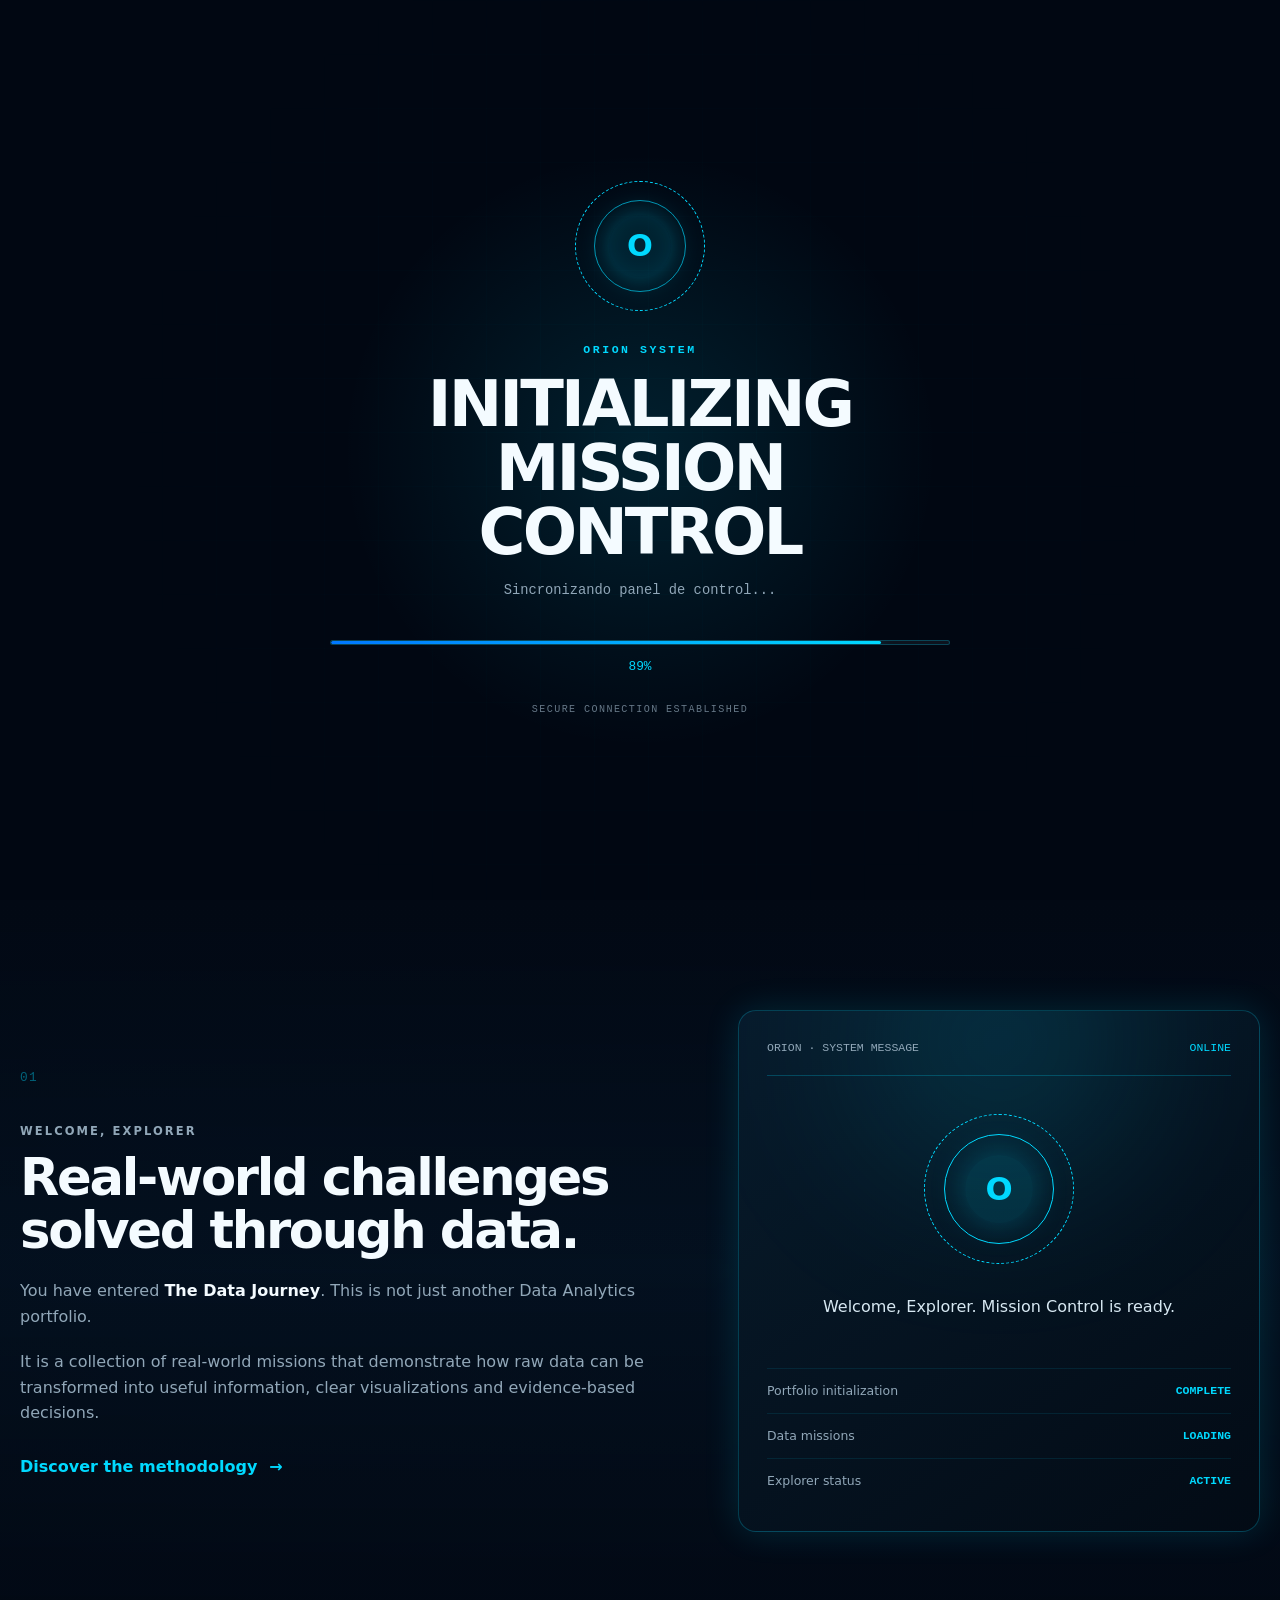
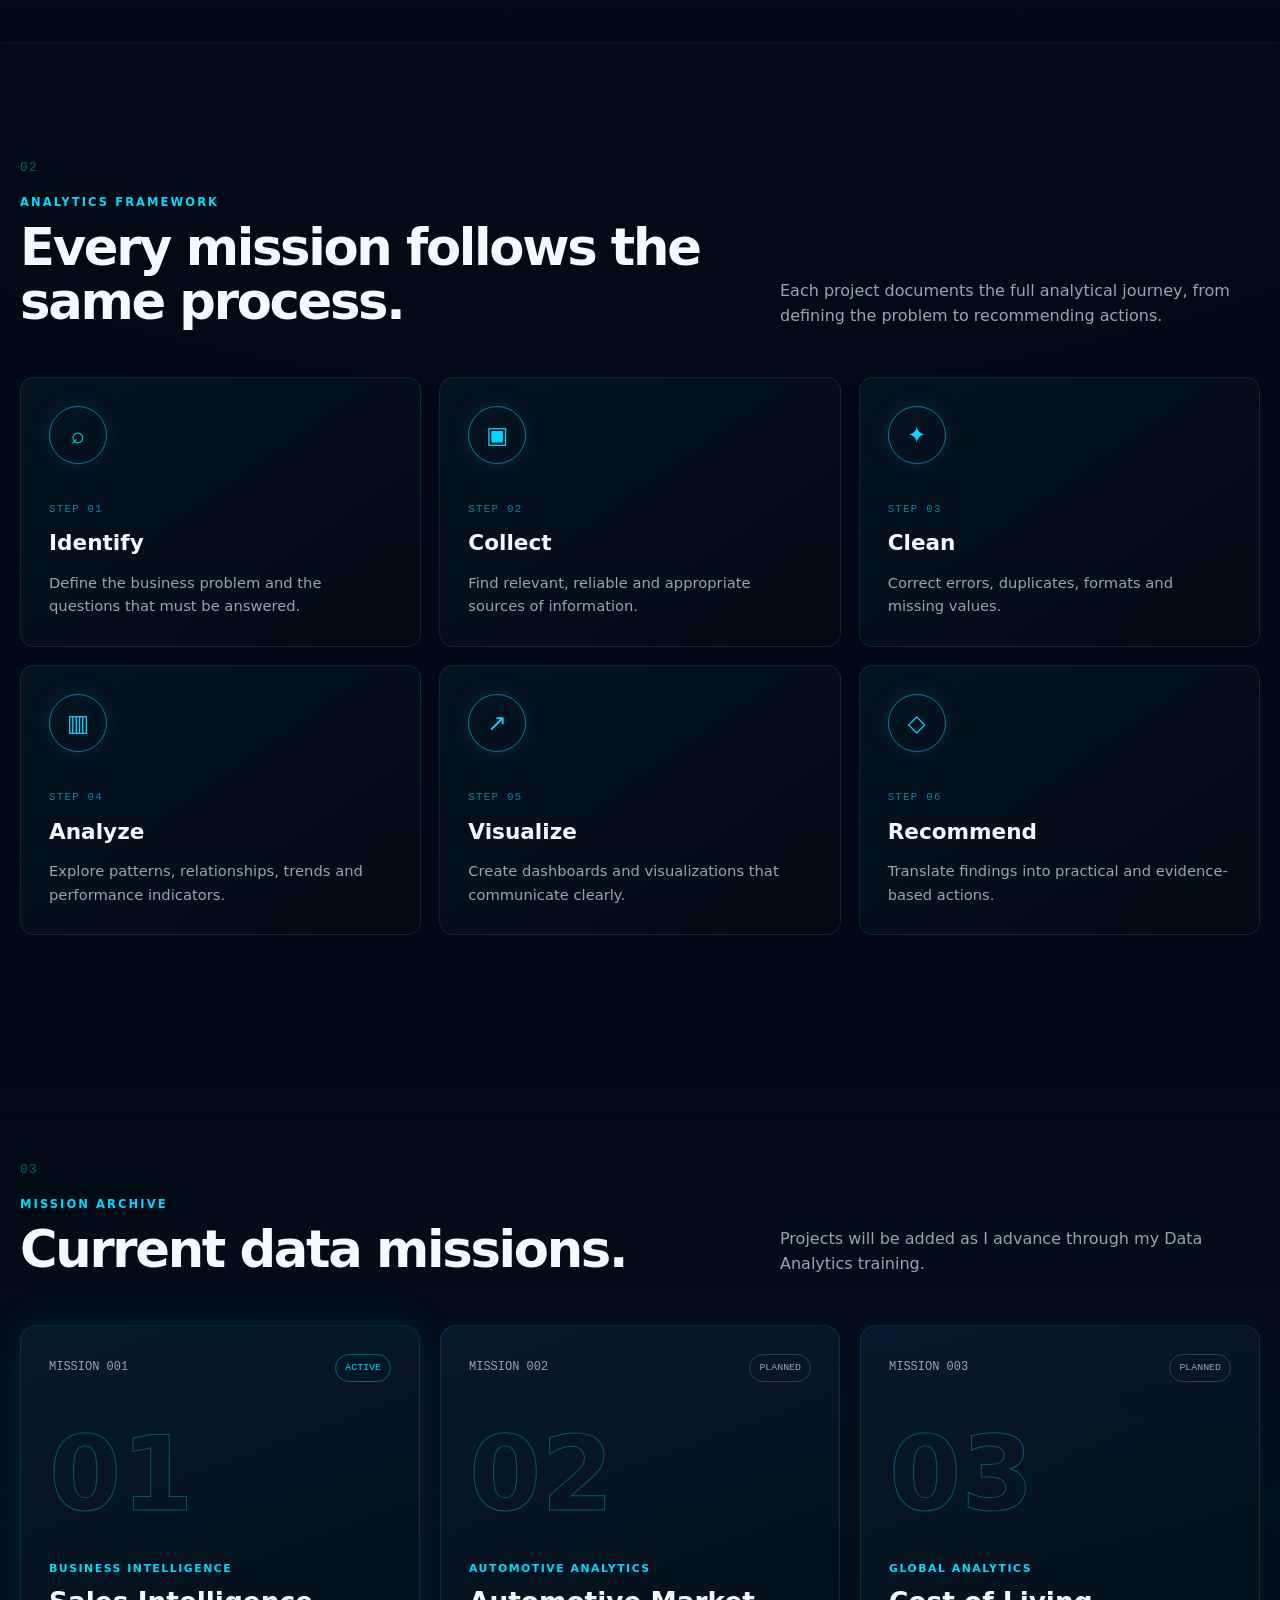
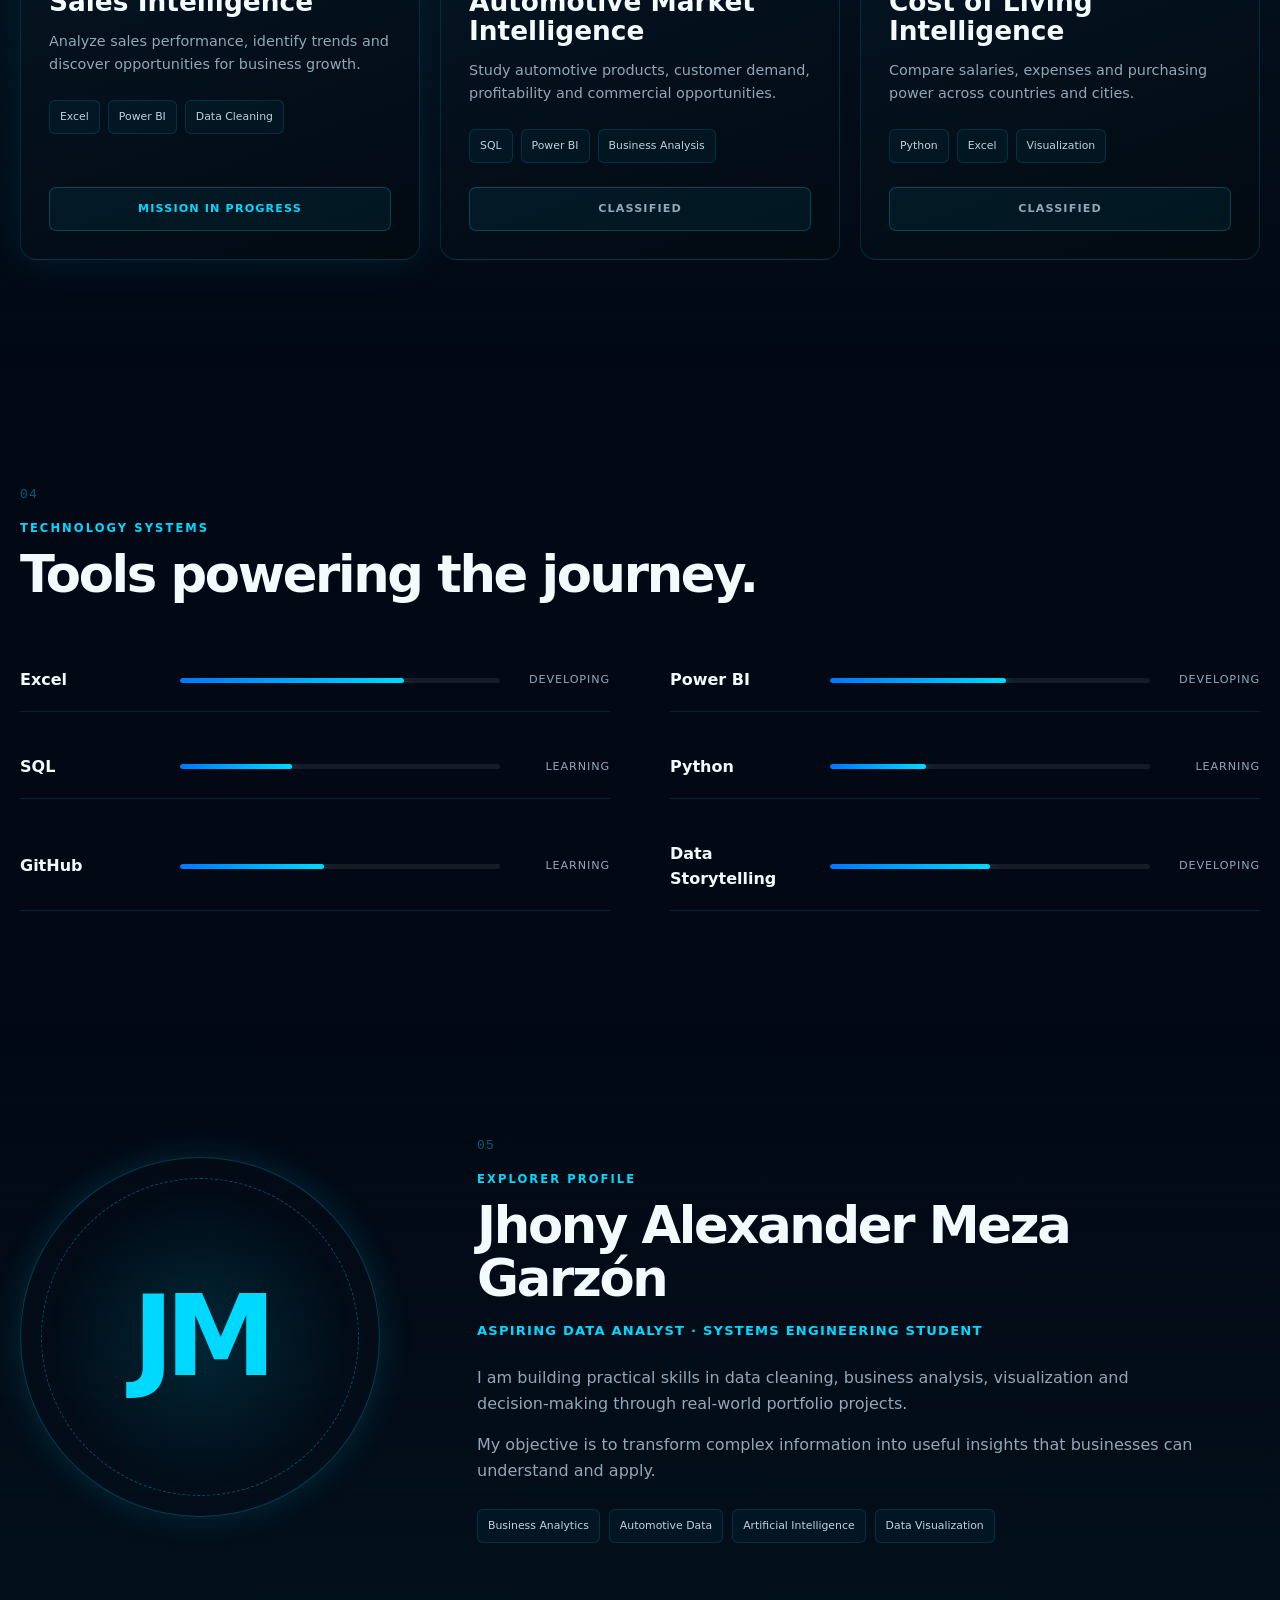
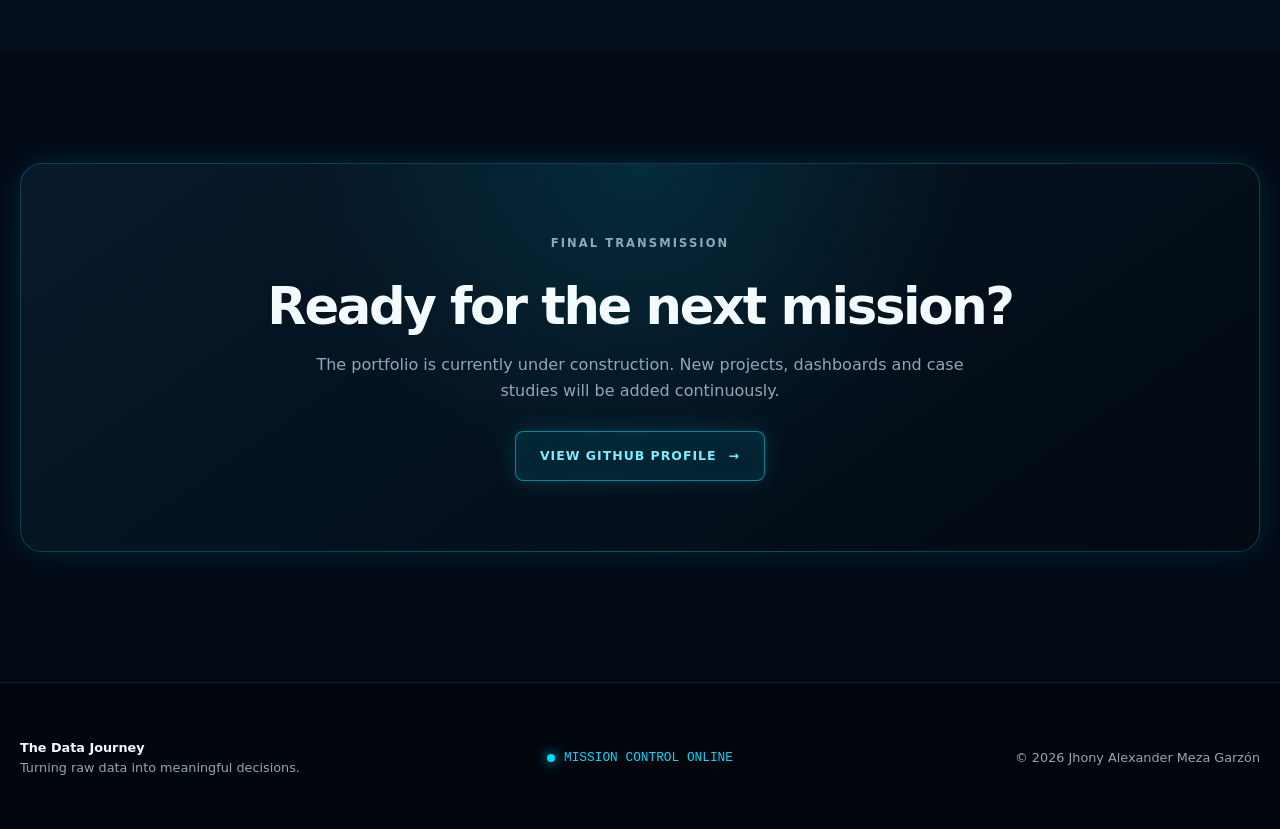
<file: index.html>
<!DOCTYPE html>
<html lang="en">

<head>
    <meta charset="UTF-8">

    <meta
        name="viewport"
        content="width=device-width, initial-scale=1.0"
    >

    <meta
        name="description"
        content="The Data Journey — Data Analytics portfolio by Jhony Alexander Meza Garzón."
    >

    <title>The Data Journey | Data Analytics Portfolio</title>

    <link rel="stylesheet" href="styles.css">
</head>

<body>

    <!-- =====================================================
         MISSION CONTROL LOADING SCREEN
    ====================================================== -->
    <div
        class="loading-screen"
        id="loadingScreen"
        aria-live="polite"
    >

        <div
            class="loader-grid"
            aria-hidden="true"
        ></div>

        <div class="loader-content">

            <div
                class="loader-logo"
                aria-hidden="true"
            >
                <span class="loader-ring loader-ring-one"></span>
                <span class="loader-ring loader-ring-two"></span>
                <strong>O</strong>
            </div>

            <p class="loader-system">
                ORION SYSTEM
            </p>

            <h1>
                Initializing Mission Control
            </h1>

            <p
                class="loader-message"
                id="loaderMessage"
            >
                Loading portfolio systems...
            </p>

            <div
                class="loader-progress"
                role="progressbar"
                aria-label="Portfolio loading progress"
                aria-valuemin="0"
                aria-valuemax="100"
                aria-valuenow="0"
            >
                <span id="loaderProgress"></span>
            </div>

            <div class="loader-percentage">
                <span id="loaderPercentage">0</span>%
            </div>

            <p class="loader-status">
                Secure connection established
            </p>

        </div>

    </div>


    <!-- =====================================================
         DECORATIVE BACKGROUND
    ====================================================== -->
    <div
        class="background-grid"
        aria-hidden="true"
    ></div>

    <div
        class="background-glow glow-one"
        aria-hidden="true"
    ></div>

    <div
        class="background-glow glow-two"
        aria-hidden="true"
    ></div>


    <!-- =====================================================
         NAVIGATION
    ====================================================== -->
    <header
        class="site-header"
        id="home"
    >

        <nav class="navbar container">

            <a
                href="#home"
                class="brand"
                aria-label="The Data Journey home"
            >
                <span class="brand-icon">◉</span>

                <span class="brand-text">
                    <small>THE</small>
                    <strong>DATA JOURNEY</strong>
                </span>
            </a>

            <button
                class="menu-button"
                id="menuButton"
                type="button"
                aria-label="Open navigation menu"
                aria-expanded="false"
            >
                <span></span>
                <span></span>
                <span></span>
            </button>

            <div
                class="navigation"
                id="navigation"
            >
                <a href="#home">Home</a>
                <a href="#missions">Missions</a>
                <a href="#process">Process</a>
                <a href="#tech-stack">Tech Stack</a>
                <a href="#about">About</a>
                <a href="#contact">Contact</a>
            </div>

            <a
                href="#missions"
                class="button button-small desktop-button"
            >
                Start the Journey
            </a>

        </nav>

    </header>


    <main>

        <!-- =================================================
             HERO SECTION
        ================================================== -->
        <section class="hero">

            <div class="hero-overlay"></div>

            <div class="hero-content container">

                <div class="hero-copy">

                    <span class="system-label">
                        Mission Control · Online
                    </span>

                    <p class="hero-eyebrow">
                        Data Analytics Portfolio
                    </p>

                    <h1>
                        <span>The</span>
                        <strong>Data</strong>
                        <span>Journey</span>
                    </h1>

                    <p class="hero-description">
                        Every dataset tells a story.
                        Every insight shapes the future.
                    </p>

                    <div class="hero-actions">

                        <a
                            href="#missions"
                            class="button button-primary"
                        >
                            Start the Journey
                            <span aria-hidden="true">→</span>
                        </a>

                        <a
                            href="#process"
                            class="button button-secondary"
                        >
                            Explore the Process
                        </a>

                    </div>

                    <div class="hero-status">

                        <div>
                            <span class="status-dot"></span>
                            Portfolio system online
                        </div>

                        <div>
                            Mission 001 in progress
                        </div>

                    </div>

                </div>

            </div>

            <a
                href="#welcome"
                class="scroll-indicator"
            >
                <span>Scroll to explore</span>
                <span class="scroll-arrow">↓</span>
            </a>

        </section>


        <!-- =================================================
             WELCOME SECTION
        ================================================== -->
        <section
            class="section welcome-section"
            id="welcome"
        >

            <div class="container welcome-layout">

                <article class="welcome-copy reveal">

                    <span class="section-number">
                        01
                    </span>

                    <p class="section-eyebrow">
                        Welcome, Explorer
                    </p>

                    <h2>
                        Real-world challenges solved through data.
                    </h2>

                    <p>
                        You have entered
                        <strong>The Data Journey</strong>.
                        This is not just another Data Analytics portfolio.
                    </p>

                    <p>
                        It is a collection of real-world missions that
                        demonstrate how raw data can be transformed into useful
                        information, clear visualizations and evidence-based
                        decisions.
                    </p>

                    <a
                        href="#process"
                        class="text-link"
                    >
                        Discover the methodology
                        <span>→</span>
                    </a>

                </article>

                <aside class="orion-panel reveal">

                    <div class="panel-header">
                        <span>ORION · SYSTEM MESSAGE</span>
                        <span class="online-label">ONLINE</span>
                    </div>

                    <div class="orion-core">
                        <div class="core-ring ring-one"></div>
                        <div class="core-ring ring-two"></div>
                        <div class="core-center">O</div>
                    </div>

                    <p id="orionMessage">
                        Welcome, Explorer. Mission Control is ready.
                    </p>

                    <div class="system-lines">
                        <span>Portfolio initialization</span>
                        <strong>Complete</strong>
                    </div>

                    <div class="system-lines">
                        <span>Data missions</span>
                        <strong>Loading</strong>
                    </div>

                    <div class="system-lines">
                        <span>Explorer status</span>
                        <strong>Active</strong>
                    </div>

                </aside>

            </div>

        </section>


        <!-- =================================================
             PROCESS SECTION
        ================================================== -->
        <section
            class="section process-section"
            id="process"
        >

            <div class="container">

                <div class="section-heading reveal">

                    <div>

                        <span class="section-number">
                            02
                        </span>

                        <p class="section-eyebrow">
                            Analytics Framework
                        </p>

                        <h2>
                            Every mission follows the same process.
                        </h2>

                    </div>

                    <p>
                        Each project documents the full analytical journey,
                        from defining the problem to recommending actions.
                    </p>

                </div>

                <div class="process-grid">

                    <article class="process-card reveal">
                        <span class="process-icon">⌕</span>
                        <span class="process-step">Step 01</span>
                        <h3>Identify</h3>

                        <p>
                            Define the business problem and the questions that
                            must be answered.
                        </p>
                    </article>

                    <article class="process-card reveal">
                        <span class="process-icon">▣</span>
                        <span class="process-step">Step 02</span>
                        <h3>Collect</h3>

                        <p>
                            Find relevant, reliable and appropriate sources of
                            information.
                        </p>
                    </article>

                    <article class="process-card reveal">
                        <span class="process-icon">✦</span>
                        <span class="process-step">Step 03</span>
                        <h3>Clean</h3>

                        <p>
                            Correct errors, duplicates, formats and missing
                            values.
                        </p>
                    </article>

                    <article class="process-card reveal">
                        <span class="process-icon">▥</span>
                        <span class="process-step">Step 04</span>
                        <h3>Analyze</h3>

                        <p>
                            Explore patterns, relationships, trends and
                            performance indicators.
                        </p>
                    </article>

                    <article class="process-card reveal">
                        <span class="process-icon">↗</span>
                        <span class="process-step">Step 05</span>
                        <h3>Visualize</h3>

                        <p>
                            Create dashboards and visualizations that
                            communicate clearly.
                        </p>
                    </article>

                    <article class="process-card reveal">
                        <span class="process-icon">◇</span>
                        <span class="process-step">Step 06</span>
                        <h3>Recommend</h3>

                        <p>
                            Translate findings into practical and
                            evidence-based actions.
                        </p>
                    </article>

                </div>

            </div>

        </section>


        <!-- =================================================
             MISSIONS SECTION
        ================================================== -->
        <section
            class="section missions-section"
            id="missions"
        >

            <div class="container">

                <div class="section-heading reveal">

                    <div>

                        <span class="section-number">
                            03
                        </span>

                        <p class="section-eyebrow">
                            Mission Archive
                        </p>

                        <h2>
                            Current data missions.
                        </h2>

                    </div>

                    <p>
                        Projects will be added as I advance through my Data
                        Analytics training.
                    </p>

                </div>

                <div class="missions-grid">

                    <!-- Mission 001 -->
                    <article
                        class="mission-card mission-active reveal"
                    >

                        <div class="mission-top">
                            <span>Mission 001</span>

                            <span class="mission-status active">
                                Active
                            </span>
                        </div>

                        <div class="mission-symbol">
                            01
                        </div>

                        <p class="mission-category">
                            Business Intelligence
                        </p>

                        <h3>
                            Sales Intelligence
                        </h3>

                        <p>
                            Analyze sales performance, identify trends and
                            discover opportunities for business growth.
                        </p>

                        <div class="mission-tools">
                            <span>Excel</span>
                            <span>Power BI</span>
                            <span>Data Cleaning</span>
                        </div>

                        <button
                            class="mission-button"
                            type="button"
                        >
                            Mission in progress
                        </button>

                    </article>


                    <!-- Mission 002 -->
                    <article class="mission-card reveal">

                        <div class="mission-top">
                            <span>Mission 002</span>

                            <span class="mission-status planned">
                                Planned
                            </span>
                        </div>

                        <div class="mission-symbol">
                            02
                        </div>

                        <p class="mission-category">
                            Automotive Analytics
                        </p>

                        <h3>
                            Automotive Market Intelligence
                        </h3>

                        <p>
                            Study automotive products, customer demand,
                            profitability and commercial opportunities.
                        </p>

                        <div class="mission-tools">
                            <span>SQL</span>
                            <span>Power BI</span>
                            <span>Business Analysis</span>
                        </div>

                        <button
                            class="mission-button"
                            type="button"
                            disabled
                        >
                            Classified
                        </button>

                    </article>


                    <!-- Mission 003 -->
                    <article class="mission-card reveal">

                        <div class="mission-top">
                            <span>Mission 003</span>

                            <span class="mission-status planned">
                                Planned
                            </span>
                        </div>

                        <div class="mission-symbol">
                            03
                        </div>

                        <p class="mission-category">
                            Global Analytics
                        </p>

                        <h3>
                            Cost of Living Intelligence
                        </h3>

                        <p>
                            Compare salaries, expenses and purchasing power
                            across countries and cities.
                        </p>

                        <div class="mission-tools">
                            <span>Python</span>
                            <span>Excel</span>
                            <span>Visualization</span>
                        </div>

                        <button
                            class="mission-button"
                            type="button"
                            disabled
                        >
                            Classified
                        </button>

                    </article>

                </div>

            </div>

        </section>


        <!-- =================================================
             TECH STACK SECTION
        ================================================== -->
        <section
            class="section tech-section"
            id="tech-stack"
        >

            <div class="container">

                <div class="section-heading reveal">

                    <div>

                        <span class="section-number">
                            04
                        </span>

                        <p class="section-eyebrow">
                            Technology Systems
                        </p>

                        <h2>
                            Tools powering the journey.
                        </h2>

                    </div>

                </div>

                <div class="tech-grid">

                    <div class="tech-item reveal">

                        <span>Excel</span>

                        <div class="skill-track">
                            <div
                                class="skill-progress"
                                data-level="70"
                            ></div>
                        </div>

                        <small>Developing</small>

                    </div>

                    <div class="tech-item reveal">

                        <span>Power BI</span>

                        <div class="skill-track">
                            <div
                                class="skill-progress"
                                data-level="55"
                            ></div>
                        </div>

                        <small>Developing</small>

                    </div>

                    <div class="tech-item reveal">

                        <span>SQL</span>

                        <div class="skill-track">
                            <div
                                class="skill-progress"
                                data-level="35"
                            ></div>
                        </div>

                        <small>Learning</small>

                    </div>

                    <div class="tech-item reveal">

                        <span>Python</span>

                        <div class="skill-track">
                            <div
                                class="skill-progress"
                                data-level="30"
                            ></div>
                        </div>

                        <small>Learning</small>

                    </div>

                    <div class="tech-item reveal">

                        <span>GitHub</span>

                        <div class="skill-track">
                            <div
                                class="skill-progress"
                                data-level="45"
                            ></div>
                        </div>

                        <small>Learning</small>

                    </div>

                    <div class="tech-item reveal">

                        <span>Data Storytelling</span>

                        <div class="skill-track">
                            <div
                                class="skill-progress"
                                data-level="50"
                            ></div>
                        </div>

                        <small>Developing</small>

                    </div>

                </div>

            </div>

        </section>


        <!-- =================================================
             ABOUT SECTION
        ================================================== -->
        <section
            class="section about-section"
            id="about"
        >

            <div class="container about-layout">

                <div class="about-visual reveal">
                    <span class="about-code">JM</span>
                    <div class="about-ring"></div>
                </div>

                <article class="about-copy reveal">

                    <span class="section-number">
                        05
                    </span>

                    <p class="section-eyebrow">
                        Explorer Profile
                    </p>

                    <h2>
                        Jhony Alexander Meza Garzón
                    </h2>

                    <p class="about-role">
                        Aspiring Data Analyst · Systems Engineering Student
                    </p>

                    <p>
                        I am building practical skills in data cleaning,
                        business analysis, visualization and decision-making
                        through real-world portfolio projects.
                    </p>

                    <p>
                        My objective is to transform complex information into
                        useful insights that businesses can understand and
                        apply.
                    </p>

                    <div class="about-tags">
                        <span>Business Analytics</span>
                        <span>Automotive Data</span>
                        <span>Artificial Intelligence</span>
                        <span>Data Visualization</span>
                    </div>

                </article>

            </div>

        </section>


        <!-- =================================================
             CONTACT SECTION
        ================================================== -->
        <section
            class="section contact-section"
            id="contact"
        >

            <div class="container contact-card reveal">

                <p class="section-eyebrow">
                    Final Transmission
                </p>

                <h2>
                    Ready for the next mission?
                </h2>

                <p>
                    The portfolio is currently under construction. New
                    projects, dashboards and case studies will be added
                    continuously.
                </p>

                <a
                    href="https://github.com/jhony9811"
                    class="button button-primary"
                    target="_blank"
                    rel="noopener noreferrer"
                >
                    View GitHub Profile
                    <span>→</span>
                </a>

            </div>

        </section>

    </main>


    <!-- =====================================================
         FOOTER
    ====================================================== -->
    <footer class="site-footer">

        <div class="container footer-content">

            <div>
                <strong>The Data Journey</strong>

                <p>
                    Turning raw data into meaningful decisions.
                </p>
            </div>

            <div class="footer-status">
                <span class="status-dot"></span>
                Mission Control Online
            </div>

            <p>
                © <span id="currentYear"></span>
                Jhony Alexander Meza Garzón
            </p>

        </div>

    </footer>


    <!-- JavaScript -->
    <script src="script.js"></script>

</body>

</html>
</file>
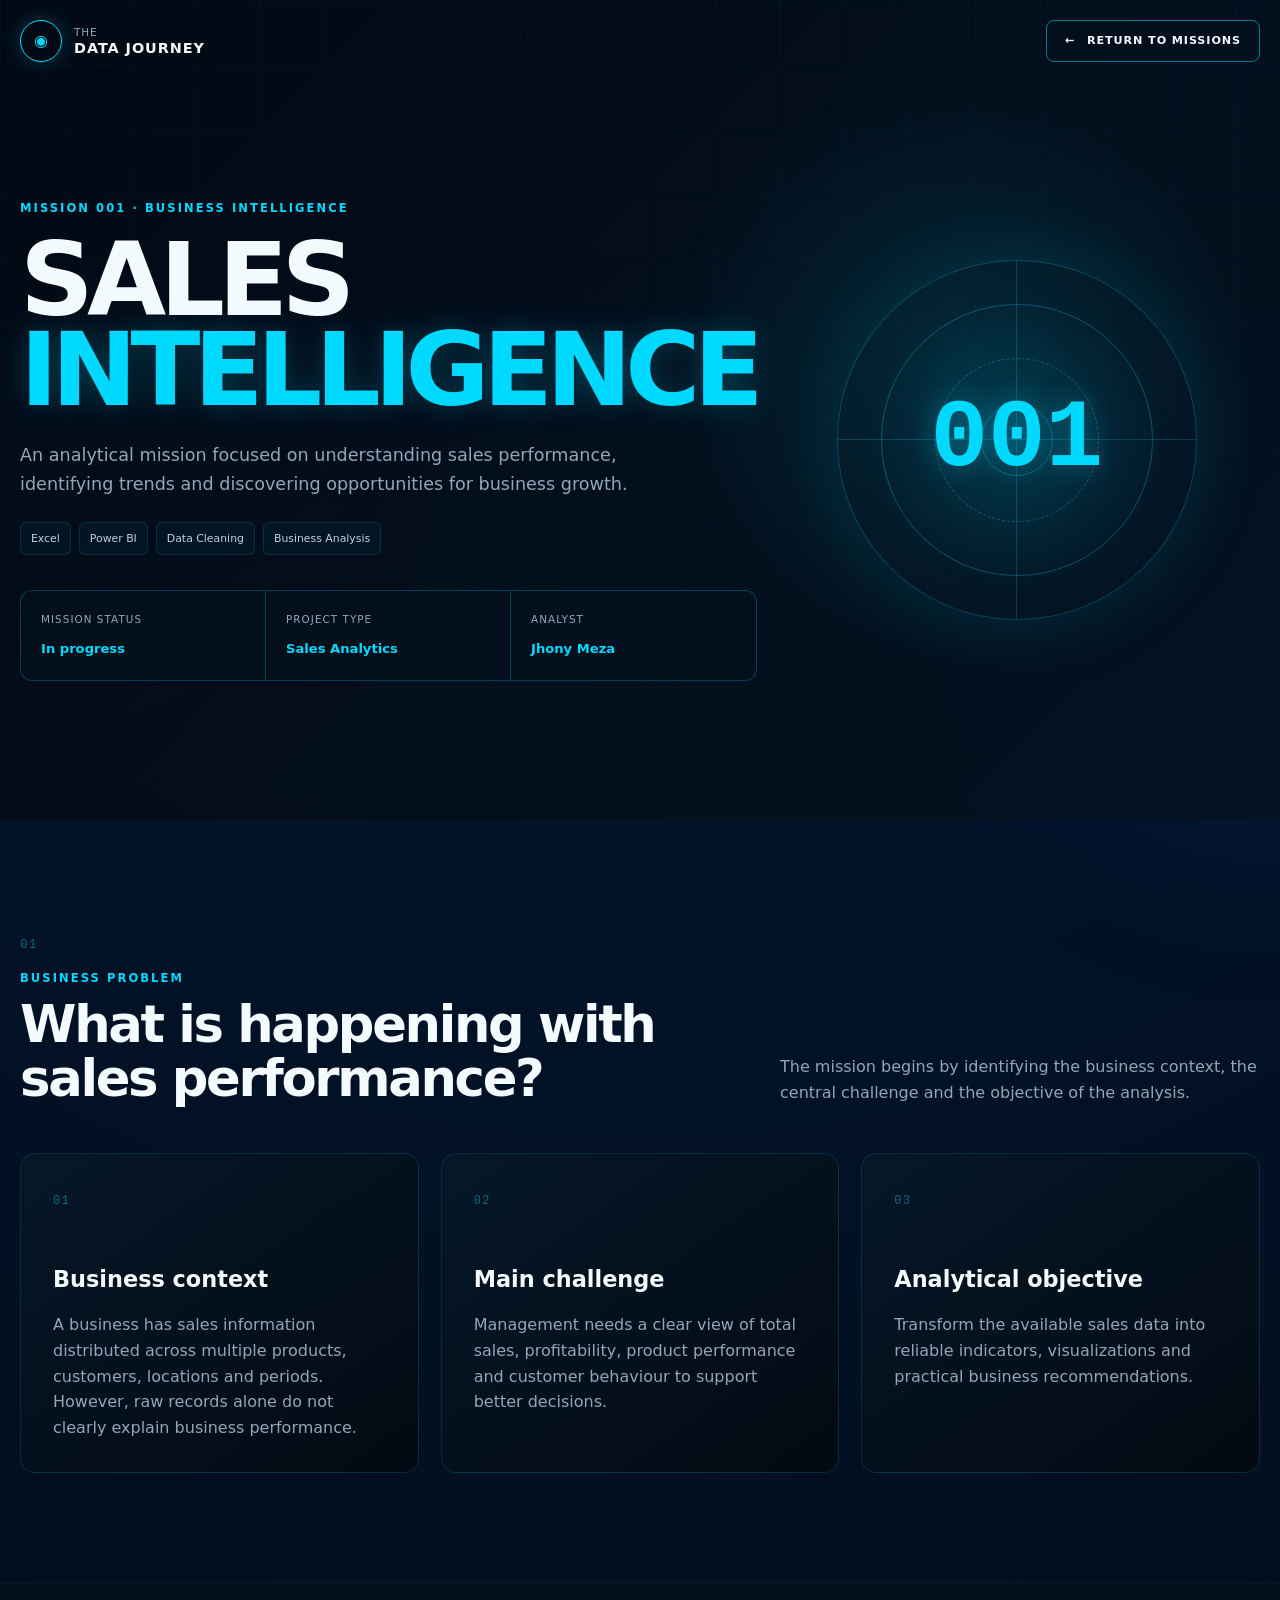
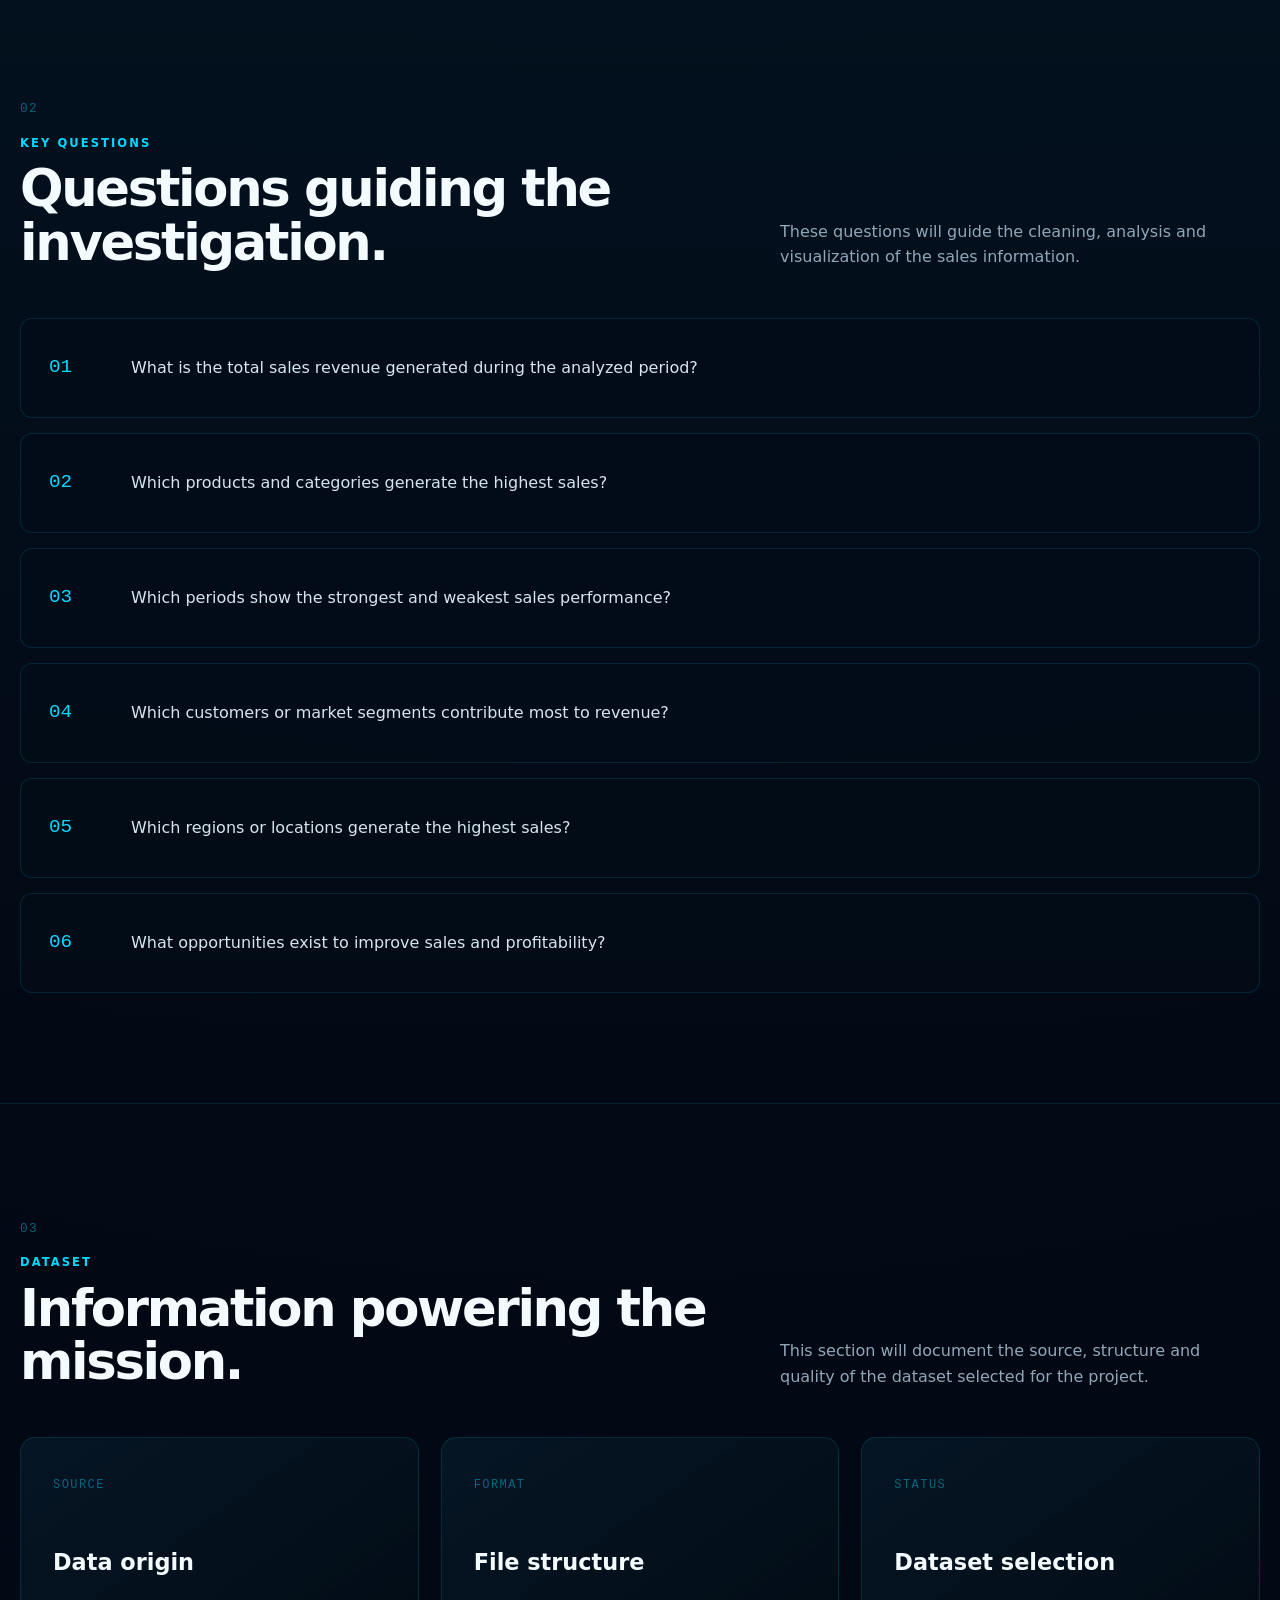
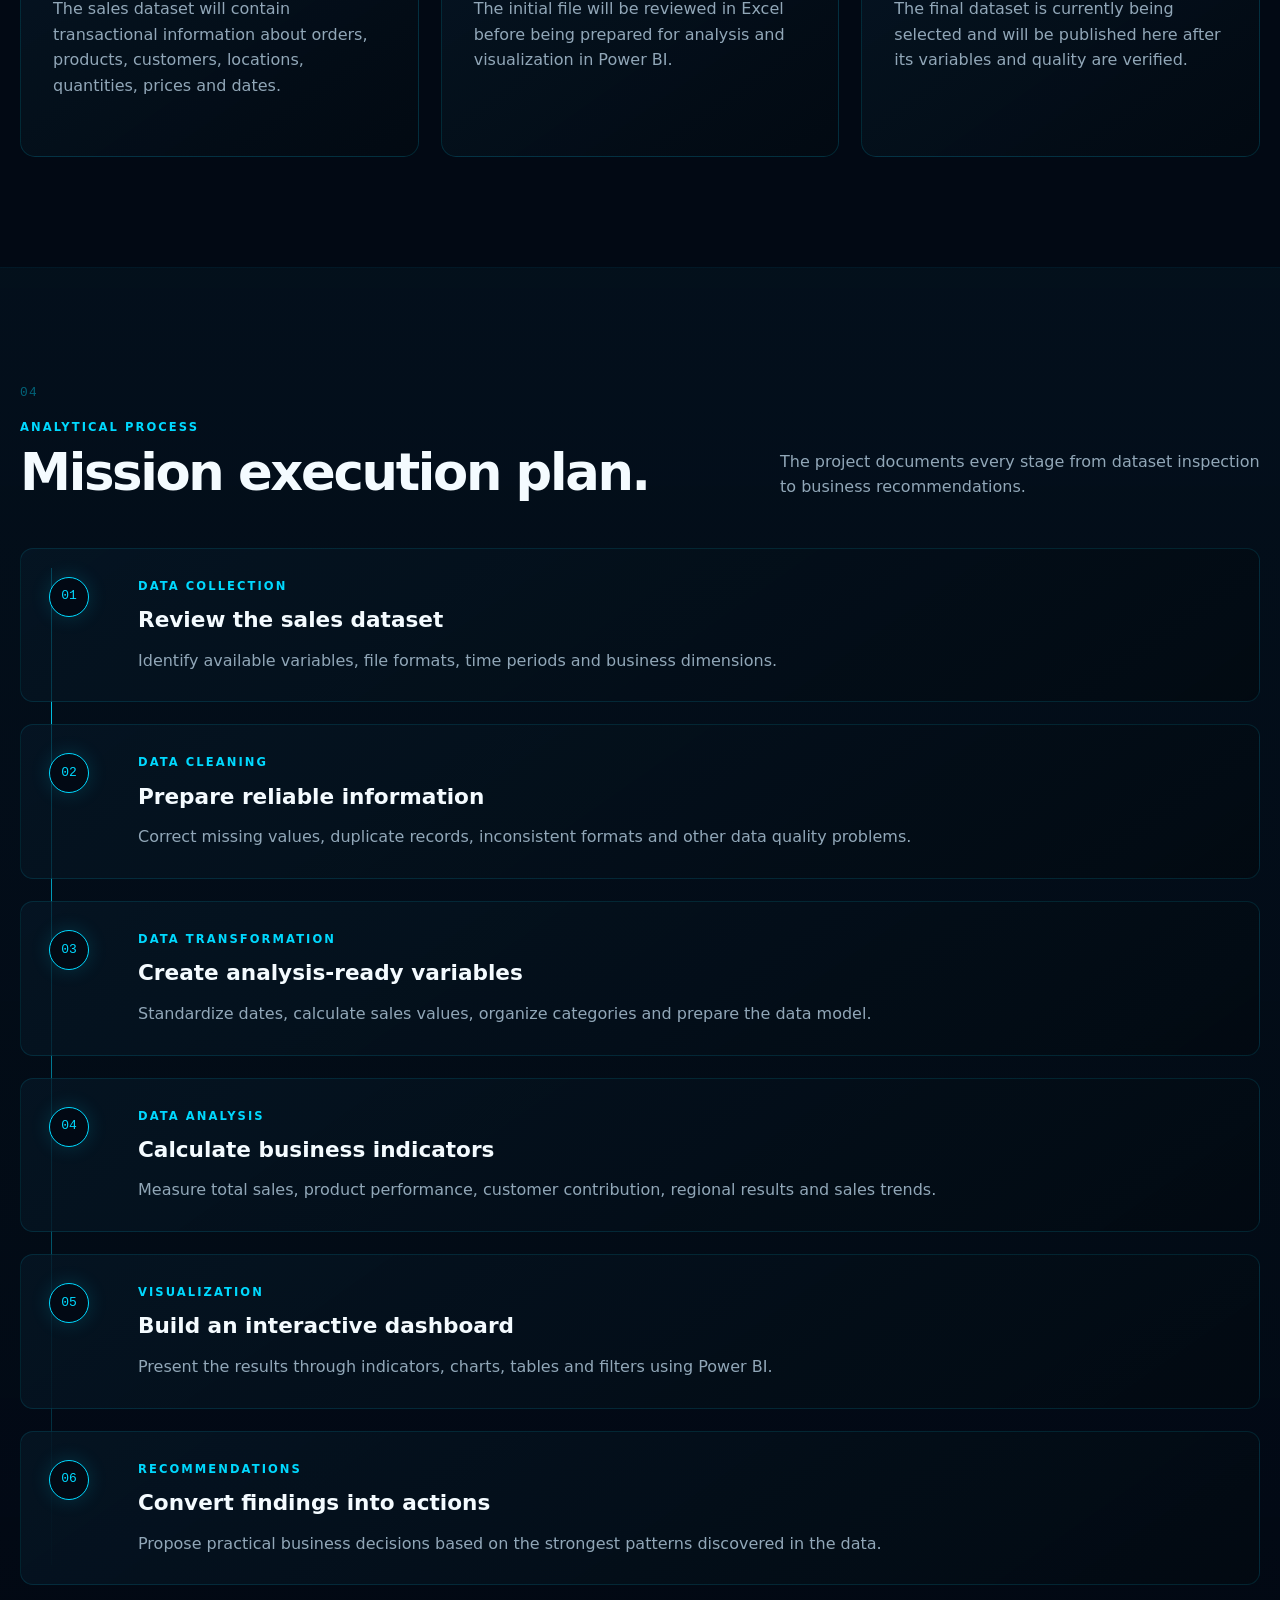
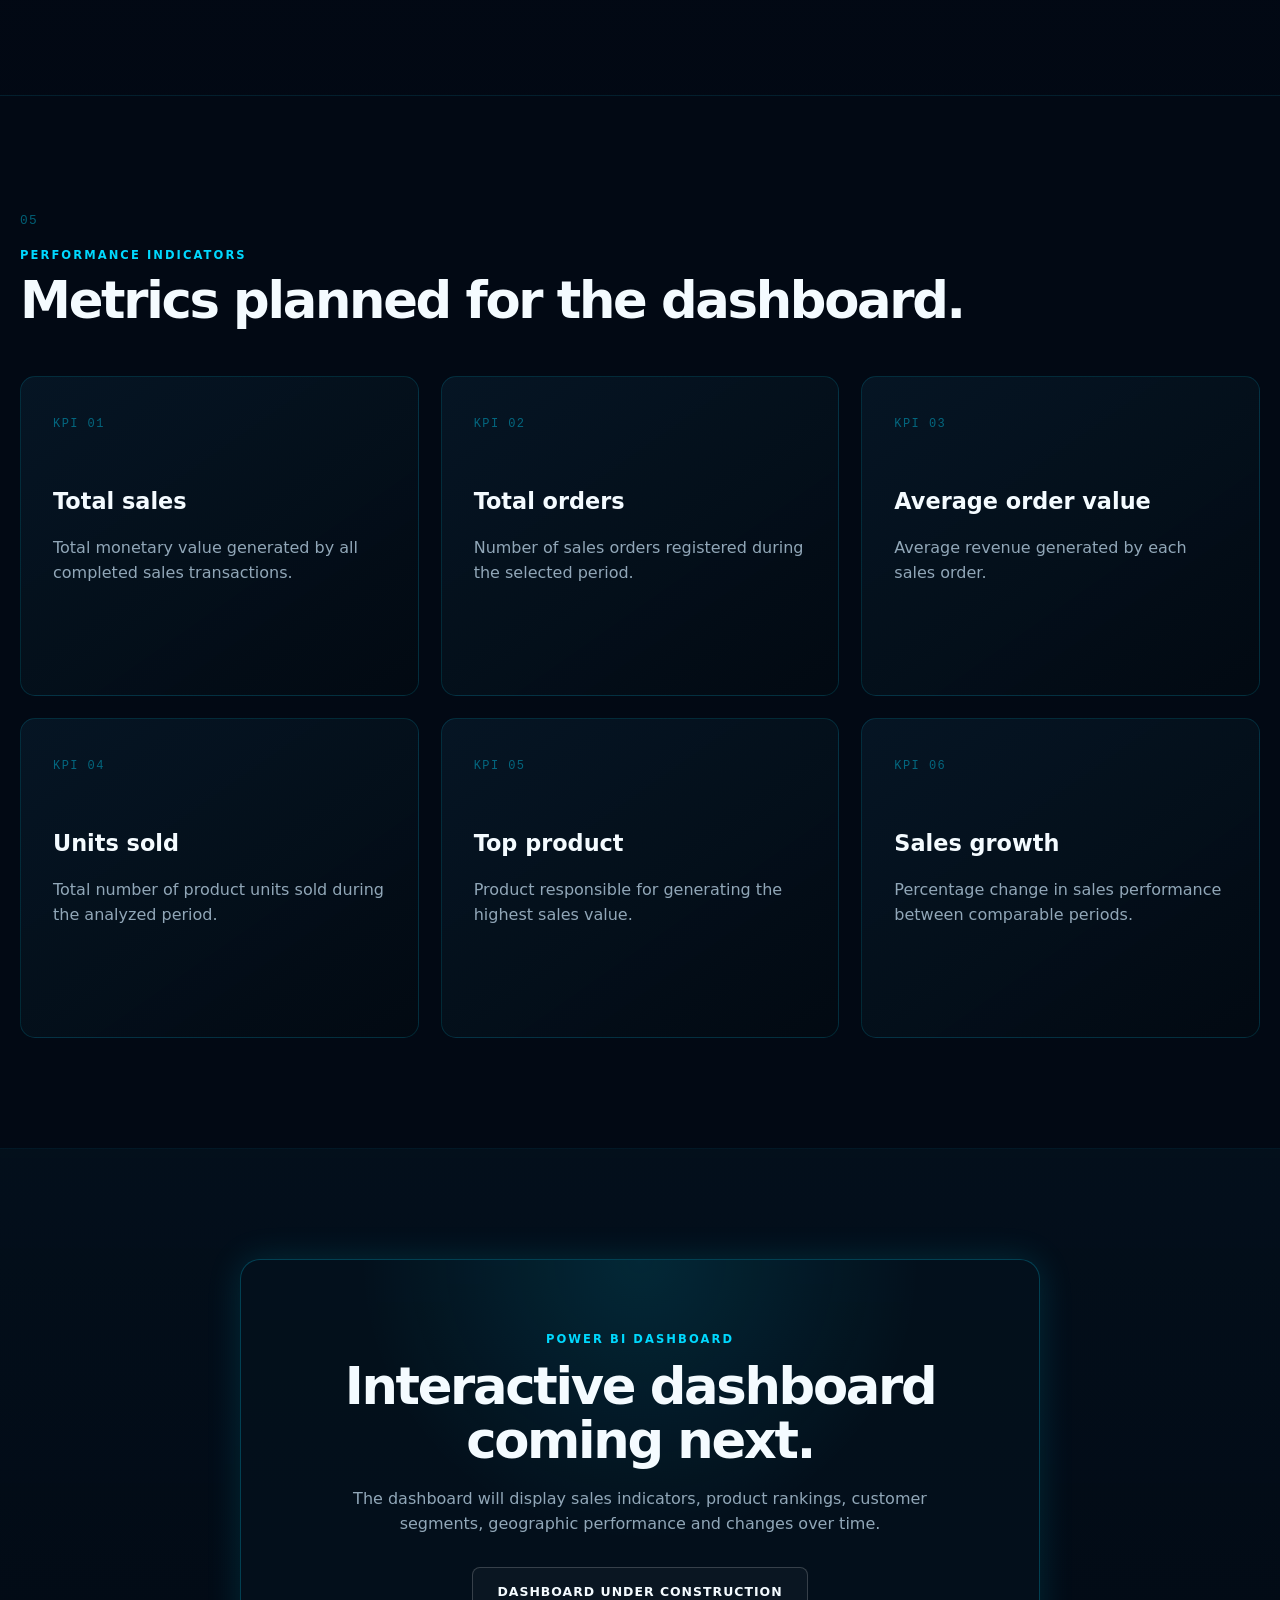
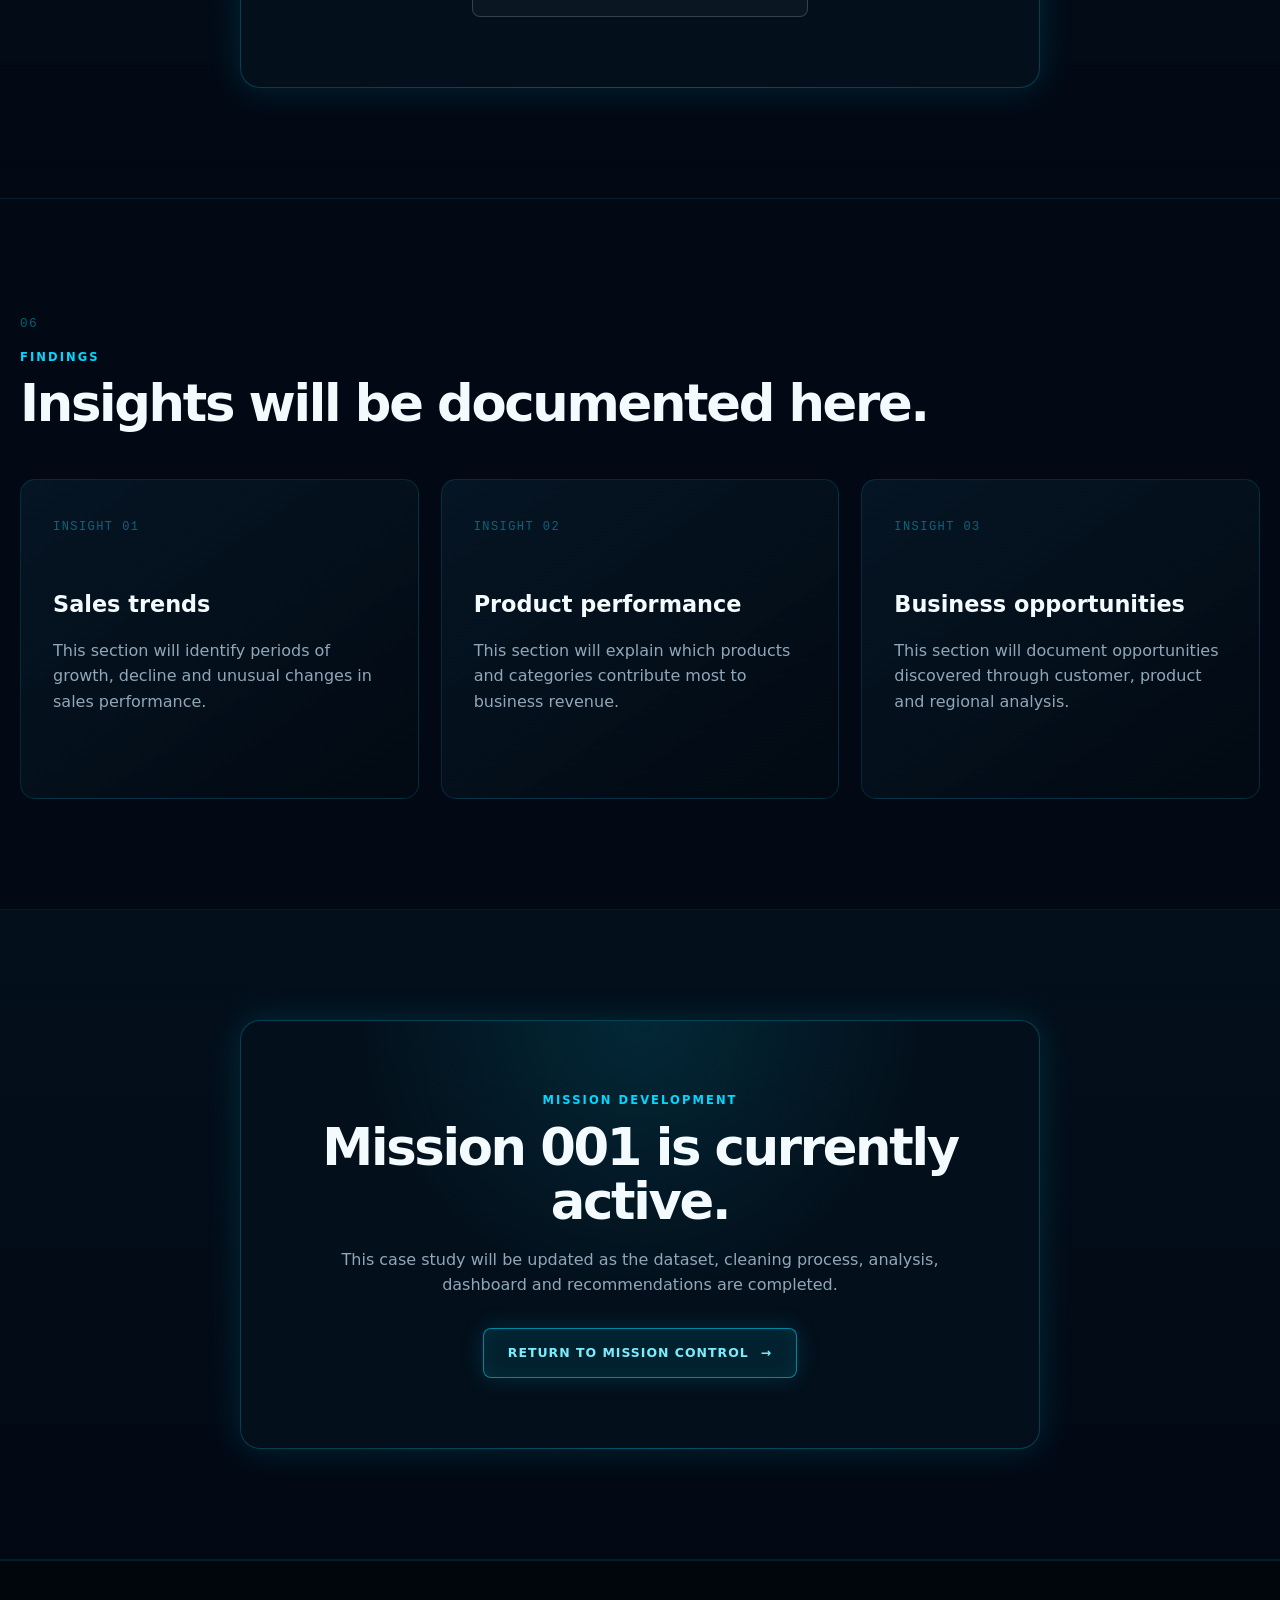
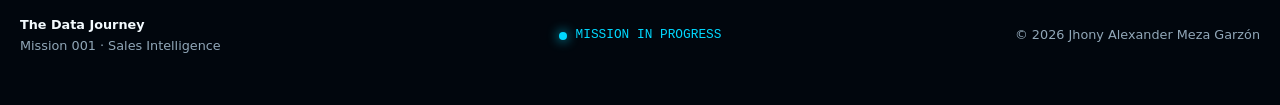
<file: mission-001.html>
<!DOCTYPE html>
<html lang="en">

<head>
    <meta charset="UTF-8">

    <meta
        name="viewport"
        content="width=device-width, initial-scale=1.0"
    >

    <meta
        name="description"
        content="Mission 001 — Sales Intelligence data analytics project by Jhony Alexander Meza Garzón."
    >

    <title>Mission 001 | Sales Intelligence</title>

    <link rel="stylesheet" href="styles.css">
</head>

<body>

    <!-- =====================================================
         DECORATIVE BACKGROUND
    ====================================================== -->
    <div
        class="background-grid"
        aria-hidden="true"
    ></div>

    <div
        class="background-glow glow-one"
        aria-hidden="true"
    ></div>

    <div
        class="background-glow glow-two"
        aria-hidden="true"
    ></div>


    <!-- =====================================================
         NAVIGATION
    ====================================================== -->
    <header class="site-header scrolled">

        <nav class="navbar container">

            <a
                href="index.html"
                class="brand"
                aria-label="Return to The Data Journey"
            >
                <span class="brand-icon">◉</span>

                <span class="brand-text">
                    <small>THE</small>
                    <strong>DATA JOURNEY</strong>
                </span>
            </a>

            <a
                href="index.html#missions"
                class="button button-small"
            >
                <span aria-hidden="true">←</span>
                Return to Missions
            </a>

        </nav>

    </header>


    <main>

        <!-- =================================================
             MISSION HERO
        ================================================== -->
        <section class="mission-hero">

            <div class="container mission-hero-content">

                <div class="mission-hero-copy">

                    <p class="section-eyebrow">
                        Mission 001 · Business Intelligence
                    </p>

                    <h1>
                        <span>Sales</span>
                        <strong>Intelligence</strong>
                    </h1>

                    <p class="mission-hero-description">
                        An analytical mission focused on understanding sales
                        performance, identifying trends and discovering
                        opportunities for business growth.
                    </p>

                    <div class="mission-tools">
                        <span>Excel</span>
                        <span>Power BI</span>
                        <span>Data Cleaning</span>
                        <span>Business Analysis</span>
                    </div>

                    <div class="mission-progress-panel">

                        <div>
                            <span>Mission status</span>
                            <strong>In progress</strong>
                        </div>

                        <div>
                            <span>Project type</span>
                            <strong>Sales Analytics</strong>
                        </div>

                        <div>
                            <span>Analyst</span>
                            <strong>Jhony Meza</strong>
                        </div>

                    </div>

                </div>

                <div
                    class="mission-hero-visual"
                    aria-hidden="true"
                >

                    <div class="mission-radar">

                        <span class="radar-ring radar-ring-one"></span>
                        <span class="radar-ring radar-ring-two"></span>
                        <span class="radar-ring radar-ring-three"></span>

                        <strong>001</strong>

                    </div>

                </div>

            </div>

        </section>


        <!-- =================================================
             BUSINESS PROBLEM
        ================================================== -->
        <section class="section">

            <div class="container">

                <div class="section-heading reveal">

                    <div>

                        <span class="section-number">
                            01
                        </span>

                        <p class="section-eyebrow">
                            Business Problem
                        </p>

                        <h2>
                            What is happening with sales performance?
                        </h2>

                    </div>

                    <p>
                        The mission begins by identifying the business context,
                        the central challenge and the objective of the analysis.
                    </p>

                </div>

                <div class="mission-information-grid">

                    <article class="mission-information-card reveal">

                        <span class="mission-information-number">
                            01
                        </span>

                        <h3>
                            Business context
                        </h3>

                        <p>
                            A business has sales information distributed across
                            multiple products, customers, locations and periods.
                            However, raw records alone do not clearly explain
                            business performance.
                        </p>

                    </article>

                    <article class="mission-information-card reveal">

                        <span class="mission-information-number">
                            02
                        </span>

                        <h3>
                            Main challenge
                        </h3>

                        <p>
                            Management needs a clear view of total sales,
                            profitability, product performance and customer
                            behaviour to support better decisions.
                        </p>

                    </article>

                    <article class="mission-information-card reveal">

                        <span class="mission-information-number">
                            03
                        </span>

                        <h3>
                            Analytical objective
                        </h3>

                        <p>
                            Transform the available sales data into reliable
                            indicators, visualizations and practical business
                            recommendations.
                        </p>

                    </article>

                </div>

            </div>

        </section>


        <!-- =================================================
             KEY QUESTIONS
        ================================================== -->
        <section class="section mission-dark-section">

            <div class="container">

                <div class="section-heading reveal">

                    <div>

                        <span class="section-number">
                            02
                        </span>

                        <p class="section-eyebrow">
                            Key Questions
                        </p>

                        <h2>
                            Questions guiding the investigation.
                        </h2>

                    </div>

                    <p>
                        These questions will guide the cleaning, analysis and
                        visualization of the sales information.
                    </p>

                </div>

                <div class="mission-question-list">

                    <article class="mission-question reveal">

                        <span>01</span>

                        <p>
                            What is the total sales revenue generated during the
                            analyzed period?
                        </p>

                    </article>

                    <article class="mission-question reveal">

                        <span>02</span>

                        <p>
                            Which products and categories generate the highest
                            sales?
                        </p>

                    </article>

                    <article class="mission-question reveal">

                        <span>03</span>

                        <p>
                            Which periods show the strongest and weakest sales
                            performance?
                        </p>

                    </article>

                    <article class="mission-question reveal">

                        <span>04</span>

                        <p>
                            Which customers or market segments contribute most
                            to revenue?
                        </p>

                    </article>

                    <article class="mission-question reveal">

                        <span>05</span>

                        <p>
                            Which regions or locations generate the highest
                            sales?
                        </p>

                    </article>

                    <article class="mission-question reveal">

                        <span>06</span>

                        <p>
                            What opportunities exist to improve sales and
                            profitability?
                        </p>

                    </article>

                </div>

            </div>

        </section>


        <!-- =================================================
             DATASET
        ================================================== -->
        <section class="section">

            <div class="container">

                <div class="section-heading reveal">

                    <div>

                        <span class="section-number">
                            03
                        </span>

                        <p class="section-eyebrow">
                            Dataset
                        </p>

                        <h2>
                            Information powering the mission.
                        </h2>

                    </div>

                    <p>
                        This section will document the source, structure and
                        quality of the dataset selected for the project.
                    </p>

                </div>

                <div class="mission-information-grid">

                    <article class="mission-information-card reveal">

                        <span class="mission-information-number">
                            SOURCE
                        </span>

                        <h3>
                            Data origin
                        </h3>

                        <p>
                            The sales dataset will contain transactional
                            information about orders, products, customers,
                            locations, quantities, prices and dates.
                        </p>

                    </article>

                    <article class="mission-information-card reveal">

                        <span class="mission-information-number">
                            FORMAT
                        </span>

                        <h3>
                            File structure
                        </h3>

                        <p>
                            The initial file will be reviewed in Excel before
                            being prepared for analysis and visualization in
                            Power BI.
                        </p>

                    </article>

                    <article class="mission-information-card reveal">

                        <span class="mission-information-number">
                            STATUS
                        </span>

                        <h3>
                            Dataset selection
                        </h3>

                        <p>
                            The final dataset is currently being selected and
                            will be published here after its variables and
                            quality are verified.
                        </p>

                    </article>

                </div>

            </div>

        </section>


        <!-- =================================================
             ANALYTICAL PROCESS
        ================================================== -->
        <section class="section mission-dark-section">

            <div class="container">

                <div class="section-heading reveal">

                    <div>

                        <span class="section-number">
                            04
                        </span>

                        <p class="section-eyebrow">
                            Analytical Process
                        </p>

                        <h2>
                            Mission execution plan.
                        </h2>

                    </div>

                    <p>
                        The project documents every stage from dataset
                        inspection to business recommendations.
                    </p>

                </div>

                <div class="mission-timeline">

                    <article class="mission-timeline-item reveal">

                        <span>01</span>

                        <div>

                            <p class="section-eyebrow">
                                Data Collection
                            </p>

                            <h3>
                                Review the sales dataset
                            </h3>

                            <p>
                                Identify available variables, file formats,
                                time periods and business dimensions.
                            </p>

                        </div>

                    </article>

                    <article class="mission-timeline-item reveal">

                        <span>02</span>

                        <div>

                            <p class="section-eyebrow">
                                Data Cleaning
                            </p>

                            <h3>
                                Prepare reliable information
                            </h3>

                            <p>
                                Correct missing values, duplicate records,
                                inconsistent formats and other data quality
                                problems.
                            </p>

                        </div>

                    </article>

                    <article class="mission-timeline-item reveal">

                        <span>03</span>

                        <div>

                            <p class="section-eyebrow">
                                Data Transformation
                            </p>

                            <h3>
                                Create analysis-ready variables
                            </h3>

                            <p>
                                Standardize dates, calculate sales values,
                                organize categories and prepare the data model.
                            </p>

                        </div>

                    </article>

                    <article class="mission-timeline-item reveal">

                        <span>04</span>

                        <div>

                            <p class="section-eyebrow">
                                Data Analysis
                            </p>

                            <h3>
                                Calculate business indicators
                            </h3>

                            <p>
                                Measure total sales, product performance,
                                customer contribution, regional results and
                                sales trends.
                            </p>

                        </div>

                    </article>

                    <article class="mission-timeline-item reveal">

                        <span>05</span>

                        <div>

                            <p class="section-eyebrow">
                                Visualization
                            </p>

                            <h3>
                                Build an interactive dashboard
                            </h3>

                            <p>
                                Present the results through indicators, charts,
                                tables and filters using Power BI.
                            </p>

                        </div>

                    </article>

                    <article class="mission-timeline-item reveal">

                        <span>06</span>

                        <div>

                            <p class="section-eyebrow">
                                Recommendations
                            </p>

                            <h3>
                                Convert findings into actions
                            </h3>

                            <p>
                                Propose practical business decisions based on
                                the strongest patterns discovered in the data.
                            </p>

                        </div>

                    </article>

                </div>

            </div>

        </section>


        <!-- =================================================
             KPIs
        ================================================== -->
        <section class="section">

            <div class="container">

                <div class="section-heading reveal">

                    <div>

                        <span class="section-number">
                            05
                        </span>

                        <p class="section-eyebrow">
                            Performance Indicators
                        </p>

                        <h2>
                            Metrics planned for the dashboard.
                        </h2>

                    </div>

                </div>

                <div class="mission-information-grid">

                    <article class="mission-information-card reveal">

                        <span class="mission-information-number">
                            KPI 01
                        </span>

                        <h3>
                            Total sales
                        </h3>

                        <p>
                            Total monetary value generated by all completed
                            sales transactions.
                        </p>

                    </article>

                    <article class="mission-information-card reveal">

                        <span class="mission-information-number">
                            KPI 02
                        </span>

                        <h3>
                            Total orders
                        </h3>

                        <p>
                            Number of sales orders registered during the
                            selected period.
                        </p>

                    </article>

                    <article class="mission-information-card reveal">

                        <span class="mission-information-number">
                            KPI 03
                        </span>

                        <h3>
                            Average order value
                        </h3>

                        <p>
                            Average revenue generated by each sales order.
                        </p>

                    </article>

                    <article class="mission-information-card reveal">

                        <span class="mission-information-number">
                            KPI 04
                        </span>

                        <h3>
                            Units sold
                        </h3>

                        <p>
                            Total number of product units sold during the
                            analyzed period.
                        </p>

                    </article>

                    <article class="mission-information-card reveal">

                        <span class="mission-information-number">
                            KPI 05
                        </span>

                        <h3>
                            Top product
                        </h3>

                        <p>
                            Product responsible for generating the highest
                            sales value.
                        </p>

                    </article>

                    <article class="mission-information-card reveal">

                        <span class="mission-information-number">
                            KPI 06
                        </span>

                        <h3>
                            Sales growth
                        </h3>

                        <p>
                            Percentage change in sales performance between
                            comparable periods.
                        </p>

                    </article>

                </div>

            </div>

        </section>


        <!-- =================================================
             DASHBOARD PLACEHOLDER
        ================================================== -->
        <section class="section mission-dark-section">

            <div class="container">

                <div class="mission-placeholder reveal">

                    <p class="section-eyebrow">
                        Power BI Dashboard
                    </p>

                    <h2>
                        Interactive dashboard coming next.
                    </h2>

                    <p>
                        The dashboard will display sales indicators, product
                        rankings, customer segments, geographic performance
                        and changes over time.
                    </p>

                    <span class="button button-secondary">
                        Dashboard under construction
                    </span>

                </div>

            </div>

        </section>


        <!-- =================================================
             FINDINGS
        ================================================== -->
        <section class="section">

            <div class="container">

                <div class="section-heading reveal">

                    <div>

                        <span class="section-number">
                            06
                        </span>

                        <p class="section-eyebrow">
                            Findings
                        </p>

                        <h2>
                            Insights will be documented here.
                        </h2>

                    </div>

                </div>

                <div class="mission-information-grid">

                    <article class="mission-information-card reveal">

                        <span class="mission-information-number">
                            INSIGHT 01
                        </span>

                        <h3>
                            Sales trends
                        </h3>

                        <p>
                            This section will identify periods of growth,
                            decline and unusual changes in sales performance.
                        </p>

                    </article>

                    <article class="mission-information-card reveal">

                        <span class="mission-information-number">
                            INSIGHT 02
                        </span>

                        <h3>
                            Product performance
                        </h3>

                        <p>
                            This section will explain which products and
                            categories contribute most to business revenue.
                        </p>

                    </article>

                    <article class="mission-information-card reveal">

                        <span class="mission-information-number">
                            INSIGHT 03
                        </span>

                        <h3>
                            Business opportunities
                        </h3>

                        <p>
                            This section will document opportunities discovered
                            through customer, product and regional analysis.
                        </p>

                    </article>

                </div>

            </div>

        </section>


        <!-- =================================================
             FINAL CTA
        ================================================== -->
        <section class="section mission-dark-section">

            <div class="container">

                <div class="mission-placeholder reveal">

                    <p class="section-eyebrow">
                        Mission Development
                    </p>

                    <h2>
                        Mission 001 is currently active.
                    </h2>

                    <p>
                        This case study will be updated as the dataset,
                        cleaning process, analysis, dashboard and
                        recommendations are completed.
                    </p>

                    <a
                        href="index.html#missions"
                        class="button button-primary"
                    >
                        Return to Mission Control
                        <span aria-hidden="true">→</span>
                    </a>

                </div>

            </div>

        </section>

    </main>


    <!-- =====================================================
         FOOTER
    ====================================================== -->
    <footer class="site-footer">

        <div class="container footer-content">

            <div>

                <strong>
                    The Data Journey
                </strong>

                <p>
                    Mission 001 · Sales Intelligence
                </p>

            </div>

            <div class="footer-status">

                <span class="status-dot"></span>

                Mission in progress

            </div>

            <p>
                © <span id="currentYear"></span>
                Jhony Alexander Meza Garzón
            </p>

        </div>

    </footer>


    <!-- JavaScript -->
    <script src="script.js"></script>

</body>

</html>
</file>
<file: styles.css>
:root {
    --background: #020914;
    --background-soft: #07121f;
    --panel: rgba(6, 20, 34, 0.82);
    --panel-solid: #071522;
    --cyan: #00d9ff;
    --blue: #0077ff;
    --light-blue: #7cecff;
    --white: #f4fbff;
    --muted: #91a7b8;
    --border: rgba(0, 217, 255, 0.24);
    --border-strong: rgba(0, 217, 255, 0.55);
    --shadow: 0 0 35px rgba(0, 217, 255, 0.14);
    --max-width: 1240px;
}

* {
    box-sizing: border-box;
    margin: 0;
    padding: 0;
}

html {
    scroll-behavior: smooth;
}

body {
    min-height: 100vh;
    overflow-x: hidden;
    background:
        radial-gradient(circle at 50% 0%, rgba(0, 119, 255, 0.12), transparent 36%),
        var(--background);
    color: var(--white);
    font-family:
        Inter,
        ui-sans-serif,
        system-ui,
        -apple-system,
        BlinkMacSystemFont,
        "Segoe UI",
        sans-serif;
    line-height: 1.6;
}

body.menu-open {
    overflow: hidden;
}

a {
    color: inherit;
    text-decoration: none;
}

button,
a {
    -webkit-tap-highlight-color: transparent;
}

button {
    font: inherit;
}

.container {
    width: min(calc(100% - 40px), var(--max-width));
    margin-inline: auto;
}

.background-grid {
    position: fixed;
    inset: 0;
    z-index: -5;
    opacity: 0.18;
    pointer-events: none;
    background-image:
        linear-gradient(rgba(0, 217, 255, 0.06) 1px, transparent 1px),
        linear-gradient(90deg, rgba(0, 217, 255, 0.06) 1px, transparent 1px);
    background-size: 60px 60px;
    mask-image: linear-gradient(to bottom, black, transparent 90%);
}

.background-glow {
    position: fixed;
    z-index: -4;
    width: 420px;
    height: 420px;
    border-radius: 50%;
    filter: blur(130px);
    opacity: 0.1;
    pointer-events: none;
}

.glow-one {
    top: 25%;
    left: -180px;
    background: var(--cyan);
}

.glow-two {
    right: -200px;
    bottom: 10%;
    background: var(--blue);
}

/* Header */

.site-header {
    position: fixed;
    top: 0;
    right: 0;
    left: 0;
    z-index: 1000;
    border-bottom: 1px solid transparent;
    transition:
        background 0.3s ease,
        border-color 0.3s ease,
        backdrop-filter 0.3s ease;
}

.site-header.scrolled {
    border-color: var(--border);
    background: rgba(2, 9, 20, 0.78);
    backdrop-filter: blur(18px);
}

.navbar {
    display: flex;
    min-height: 82px;
    align-items: center;
    justify-content: space-between;
    gap: 24px;
}

.brand {
    display: inline-flex;
    align-items: center;
    gap: 12px;
}

.brand-icon {
    display: grid;
    width: 42px;
    height: 42px;
    place-items: center;
    border: 1px solid var(--cyan);
    border-radius: 50%;
    color: var(--cyan);
    box-shadow: 0 0 22px rgba(0, 217, 255, 0.22);
}

.brand-text {
    display: flex;
    flex-direction: column;
    line-height: 1;
    letter-spacing: 0.06em;
}

.brand-text small {
    margin-bottom: 4px;
    color: var(--muted);
    font-size: 0.65rem;
}

.brand-text strong {
    font-size: 0.9rem;
}

.navigation {
    display: flex;
    align-items: center;
    gap: 28px;
}

.navigation a {
    position: relative;
    color: #d9e6ee;
    font-size: 0.86rem;
    font-weight: 600;
    letter-spacing: 0.06em;
    text-transform: uppercase;
}

.navigation a::after {
    position: absolute;
    right: 0;
    bottom: -8px;
    left: 0;
    height: 1px;
    background: var(--cyan);
    content: "";
    transform: scaleX(0);
    transition: transform 0.25s ease;
}

.navigation a:hover {
    color: var(--cyan);
}

.navigation a:hover::after {
    transform: scaleX(1);
}

.menu-button {
    display: none;
    width: 42px;
    height: 42px;
    border: 1px solid var(--border);
    border-radius: 8px;
    background: rgba(5, 20, 34, 0.75);
    cursor: pointer;
}

.menu-button span {
    display: block;
    width: 20px;
    height: 2px;
    margin: 4px auto;
    background: var(--white);
    transition: 0.25s ease;
}

/* Buttons */

.button {
    display: inline-flex;
    min-height: 50px;
    align-items: center;
    justify-content: center;
    gap: 12px;
    padding: 0 24px;
    border: 1px solid var(--border-strong);
    border-radius: 8px;
    font-size: 0.78rem;
    font-weight: 800;
    letter-spacing: 0.08em;
    text-transform: uppercase;
    transition:
        transform 0.25s ease,
        box-shadow 0.25s ease,
        background 0.25s ease;
}

.button:hover {
    transform: translateY(-3px);
}

.button-primary {
    background: rgba(0, 217, 255, 0.09);
    color: var(--light-blue);
    box-shadow:
        0 0 25px rgba(0, 217, 255, 0.15),
        inset 0 0 20px rgba(0, 217, 255, 0.06);
}

.button-primary:hover {
    background: rgba(0, 217, 255, 0.18);
    box-shadow: 0 0 36px rgba(0, 217, 255, 0.3);
}

.button-secondary {
    border-color: rgba(255, 255, 255, 0.18);
    color: var(--white);
    background: rgba(255, 255, 255, 0.03);
}

.button-small {
    min-height: 42px;
    padding: 0 18px;
    font-size: 0.7rem;
}

/* Hero */

.hero {
    position: relative;
    display: flex;
    min-height: 100vh;
    align-items: center;
    overflow: hidden;
    background:
        linear-gradient(
            90deg,
            rgba(0, 4, 10, 0.96) 0%,
            rgba(0, 5, 12, 0.83) 29%,
            rgba(0, 6, 14, 0.32) 61%,
            rgba(0, 5, 12, 0.48) 100%
        ),
        linear-gradient(
            180deg,
            rgba(2, 9, 20, 0.1) 0%,
            rgba(2, 9, 20, 0.12) 65%,
            var(--background) 100%
        ),
        url("hero-city.png") center / cover no-repeat;
}

.hero::before {
    position: absolute;
    inset: 0;
    background:
        linear-gradient(90deg, transparent 0%, rgba(0, 217, 255, 0.04) 50%, transparent 100%);
    content: "";
    animation: scanner 8s linear infinite;
}

.hero-overlay {
    position: absolute;
    inset: 0;
    background-image:
        linear-gradient(rgba(0, 217, 255, 0.035) 1px, transparent 1px),
        linear-gradient(90deg, rgba(0, 217, 255, 0.035) 1px, transparent 1px);
    background-size: 70px 70px;
    mask-image: linear-gradient(to bottom, black, transparent 85%);
}

.hero-content {
    position: relative;
    z-index: 2;
    padding-top: 100px;
}

.hero-copy {
    width: min(650px, 100%);
}

.system-label {
    display: inline-flex;
    align-items: center;
    gap: 10px;
    margin-bottom: 22px;
    padding: 8px 14px;
    border: 1px solid var(--border);
    border-radius: 999px;
    background: rgba(0, 15, 26, 0.58);
    color: var(--cyan);
    font-size: 0.7rem;
    font-weight: 700;
    letter-spacing: 0.12em;
    text-transform: uppercase;
    backdrop-filter: blur(10px);
}

.system-label::before {
    width: 7px;
    height: 7px;
    border-radius: 50%;
    background: var(--cyan);
    box-shadow: 0 0 12px var(--cyan);
    content: "";
    animation: pulse 1.8s infinite;
}

.hero-eyebrow,
.section-eyebrow {
    color: var(--cyan);
    font-size: 0.72rem;
    font-weight: 800;
    letter-spacing: 0.18em;
    text-transform: uppercase;
}

.hero h1 {
    display: flex;
    margin: 12px 0 24px;
    flex-direction: column;
    font-size: clamp(4rem, 8vw, 7.6rem);
    font-weight: 900;
    letter-spacing: -0.07em;
    line-height: 0.82;
    text-transform: uppercase;
}

.hero h1 strong {
    color: var(--cyan);
    text-shadow: 0 0 28px rgba(0, 217, 255, 0.28);
}

.hero-description {
    max-width: 510px;
    color: #d7e7f1;
    font-size: clamp(1rem, 1.8vw, 1.3rem);
}

.hero-actions {
    display: flex;
    margin-top: 34px;
    flex-wrap: wrap;
    gap: 14px;
}

.hero-status {
    display: flex;
    margin-top: 30px;
    flex-wrap: wrap;
    gap: 22px;
    color: var(--muted);
    font-size: 0.76rem;
    letter-spacing: 0.04em;
    text-transform: uppercase;
}

.hero-status div {
    display: flex;
    align-items: center;
    gap: 8px;
}

.status-dot {
    display: inline-block;
    width: 8px;
    height: 8px;
    border-radius: 50%;
    background: var(--cyan);
    box-shadow: 0 0 12px var(--cyan);
    animation: pulse 1.8s infinite;
}

.scroll-indicator {
    position: absolute;
    bottom: 26px;
    left: 50%;
    z-index: 4;
    display: flex;
    align-items: center;
    flex-direction: column;
    color: var(--muted);
    font-size: 0.64rem;
    font-weight: 700;
    letter-spacing: 0.16em;
    text-transform: uppercase;
    transform: translateX(-50%);
}

.scroll-arrow {
    margin-top: 7px;
    color: var(--cyan);
    font-size: 1.3rem;
    animation: bounce 1.6s infinite;
}

/* Generic sections */

.section {
    position: relative;
    padding: 110px 0;
}

.section-number {
    display: inline-block;
    margin-bottom: 14px;
    color: rgba(0, 217, 255, 0.42);
    font-family: monospace;
    font-size: 0.8rem;
    letter-spacing: 0.1em;
}

.section h2 {
    margin-top: 10px;
    font-size: clamp(2rem, 4vw, 3.7rem);
    line-height: 1.05;
    letter-spacing: -0.045em;
}

.section-heading {
    display: flex;
    margin-bottom: 48px;
    align-items: end;
    justify-content: space-between;
    gap: 40px;
}

.section-heading > p {
    max-width: 480px;
    color: var(--muted);
}

/* Welcome */

.welcome-section {
    background:
        linear-gradient(180deg, var(--background), rgba(5, 18, 32, 0.7), var(--background));
}

.welcome-layout {
    display: grid;
    grid-template-columns: 1.1fr 0.9fr;
    align-items: center;
    gap: 80px;
}

.welcome-copy p {
    max-width: 650px;
    margin-top: 20px;
    color: var(--muted);
}

.welcome-copy strong {
    color: var(--white);
}

.text-link {
    display: inline-flex;
    margin-top: 28px;
    align-items: center;
    gap: 12px;
    color: var(--cyan);
    font-weight: 700;
}

.orion-panel {
    position: relative;
    overflow: hidden;
    padding: 28px;
    border: 1px solid var(--border);
    border-radius: 18px;
    background:
        linear-gradient(145deg, rgba(8, 29, 46, 0.92), rgba(3, 12, 22, 0.92));
    box-shadow: var(--shadow);
}

.orion-panel::before {
    position: absolute;
    top: -100px;
    left: 50%;
    width: 260px;
    height: 260px;
    border-radius: 50%;
    background: rgba(0, 217, 255, 0.15);
    content: "";
    filter: blur(90px);
    transform: translateX(-50%);
}

.panel-header,
.system-lines {
    position: relative;
    z-index: 2;
    display: flex;
    align-items: center;
    justify-content: space-between;
}

.panel-header {
    padding-bottom: 18px;
    border-bottom: 1px solid var(--border);
    color: var(--muted);
    font-family: monospace;
    font-size: 0.72rem;
}

.online-label {
    color: var(--cyan);
}

.orion-core {
    position: relative;
    display: grid;
    width: 150px;
    height: 150px;
    margin: 38px auto 30px;
    place-items: center;
}

.core-ring {
    position: absolute;
    border: 1px solid var(--cyan);
    border-radius: 50%;
}

.ring-one {
    inset: 0;
    animation: spin 10s linear infinite;
    border-style: dashed;
}

.ring-two {
    inset: 20px;
    animation: spinReverse 7s linear infinite;
}

.core-center {
    display: grid;
    width: 68px;
    height: 68px;
    place-items: center;
    border-radius: 50%;
    background: rgba(0, 217, 255, 0.12);
    color: var(--cyan);
    font-size: 2rem;
    font-weight: 900;
    box-shadow: 0 0 35px rgba(0, 217, 255, 0.26);
}

.orion-panel > p {
    position: relative;
    z-index: 2;
    min-height: 52px;
    margin-bottom: 22px;
    color: #d7e8f2;
    text-align: center;
}

.system-lines {
    padding: 12px 0;
    border-top: 1px solid rgba(0, 217, 255, 0.1);
    color: var(--muted);
    font-size: 0.78rem;
}

.system-lines strong {
    color: var(--cyan);
    font-family: monospace;
    font-size: 0.72rem;
    text-transform: uppercase;
}

/* Process */

.process-section {
    border-top: 1px solid rgba(0, 217, 255, 0.07);
}

.process-grid {
    display: grid;
    grid-template-columns: repeat(3, 1fr);
    gap: 18px;
}

.process-card {
    position: relative;
    min-height: 250px;
    padding: 28px;
    overflow: hidden;
    border: 1px solid rgba(0, 217, 255, 0.14);
    border-radius: 14px;
    background: linear-gradient(145deg, rgba(7, 24, 39, 0.7), rgba(2, 10, 18, 0.85));
    transition:
        transform 0.3s ease,
        border-color 0.3s ease,
        box-shadow 0.3s ease;
}

.process-card:hover {
    border-color: var(--border-strong);
    box-shadow: var(--shadow);
    transform: translateY(-8px);
}

.process-icon {
    display: grid;
    width: 58px;
    height: 58px;
    margin-bottom: 30px;
    place-items: center;
    border: 1px solid var(--border-strong);
    border-radius: 50%;
    color: var(--cyan);
    font-size: 1.45rem;
    box-shadow: 0 0 25px rgba(0, 217, 255, 0.1);
}

.process-step {
    color: rgba(0, 217, 255, 0.6);
    font-family: monospace;
    font-size: 0.67rem;
    letter-spacing: 0.12em;
    text-transform: uppercase;
}

.process-card h3 {
    margin: 7px 0 10px;
    font-size: 1.35rem;
}

.process-card p {
    color: var(--muted);
    font-size: 0.92rem;
}

/* Missions */

.missions-section {
    background: linear-gradient(180deg, transparent, rgba(4, 18, 30, 0.8), transparent);
}

.missions-grid {
    display: grid;
    grid-template-columns: repeat(3, 1fr);
    gap: 20px;
}

.mission-card {
    position: relative;
    display: flex;
    min-height: 480px;
    padding: 28px;
    overflow: hidden;
    border: 1px solid rgba(0, 217, 255, 0.15);
    border-radius: 16px;
    flex-direction: column;
    background:
        linear-gradient(160deg, rgba(7, 27, 44, 0.9), rgba(2, 10, 18, 0.96));
    transition:
        transform 0.3s ease,
        border-color 0.3s ease;
}

.mission-card:hover {
    border-color: var(--border-strong);
    transform: translateY(-8px);
}

.mission-active {
    box-shadow: 0 0 42px rgba(0, 217, 255, 0.1);
}

.mission-top {
    display: flex;
    align-items: center;
    justify-content: space-between;
    color: var(--muted);
    font-family: monospace;
    font-size: 0.75rem;
    text-transform: uppercase;
}

.mission-status {
    padding: 5px 9px;
    border: 1px solid;
    border-radius: 999px;
    font-size: 0.62rem;
}

.mission-status.active {
    border-color: rgba(0, 217, 255, 0.4);
    color: var(--cyan);
}

.mission-status.planned {
    border-color: rgba(145, 167, 184, 0.3);
    color: var(--muted);
}

.mission-symbol {
    margin: 40px 0 34px;
    color: transparent;
    font-size: 6.5rem;
    font-weight: 900;
    line-height: 1;
    -webkit-text-stroke: 1px rgba(0, 217, 255, 0.35);
}

.mission-category {
    margin-bottom: 10px;
    color: var(--cyan);
    font-size: 0.68rem;
    font-weight: 700;
    letter-spacing: 0.14em;
    text-transform: uppercase;
}

.mission-card h3 {
    margin-bottom: 14px;
    font-size: 1.65rem;
    line-height: 1.1;
}

.mission-card > p:not(.mission-category) {
    color: var(--muted);
    font-size: 0.9rem;
}

.mission-tools {
    display: flex;
    margin: 24px 0;
    flex-wrap: wrap;
    gap: 8px;
}

.mission-tools span,
.about-tags span {
    padding: 7px 10px;
    border: 1px solid rgba(0, 217, 255, 0.14);
    border-radius: 6px;
    background: rgba(0, 217, 255, 0.04);
    color: #bed2df;
    font-size: 0.68rem;
}

.mission-button {
    min-height: 44px;
    margin-top: auto;
    border: 1px solid var(--border);
    border-radius: 7px;
    background: rgba(0, 217, 255, 0.06);
    color: var(--cyan);
    cursor: pointer;
    font-size: 0.7rem;
    font-weight: 800;
    letter-spacing: 0.1em;
    text-transform: uppercase;
}

.mission-button:disabled {
    color: var(--muted);
    cursor: not-allowed;
}

/* Tech stack */

.tech-grid {
    display: grid;
    grid-template-columns: repeat(2, 1fr);
    gap: 24px 60px;
}

.tech-item {
    display: grid;
    grid-template-columns: 140px 1fr 90px;
    align-items: center;
    gap: 20px;
    padding: 18px 0;
    border-bottom: 1px solid rgba(0, 217, 255, 0.12);
}

.tech-item > span {
    font-weight: 700;
}

.tech-item small {
    color: var(--muted);
    font-size: 0.7rem;
    letter-spacing: 0.08em;
    text-align: right;
    text-transform: uppercase;
}

.skill-track {
    height: 5px;
    overflow: hidden;
    border-radius: 999px;
    background: rgba(255, 255, 255, 0.08);
}

.skill-progress {
    width: 0;
    height: 100%;
    border-radius: inherit;
    background: linear-gradient(90deg, var(--blue), var(--cyan));
    box-shadow: 0 0 14px rgba(0, 217, 255, 0.45);
    transition: width 1.3s ease;
}

/* About */

.about-section {
    background: linear-gradient(180deg, transparent, rgba(4, 18, 30, 0.75));
}

.about-layout {
    display: grid;
    grid-template-columns: 0.65fr 1.35fr;
    align-items: center;
    gap: 80px;
}

.about-visual {
    position: relative;
    display: grid;
    aspect-ratio: 1;
    max-width: 360px;
    place-items: center;
    border: 1px solid var(--border);
    border-radius: 50%;
    background:
        radial-gradient(circle, rgba(0, 217, 255, 0.13), transparent 60%);
    box-shadow: var(--shadow);
}

.about-code {
    color: var(--cyan);
    font-size: clamp(4rem, 10vw, 7rem);
    font-weight: 900;
    letter-spacing: -0.08em;
}

.about-ring {
    position: absolute;
    inset: 20px;
    border: 1px dashed rgba(0, 217, 255, 0.35);
    border-radius: 50%;
    animation: spin 20s linear infinite;
}

.about-role {
    margin: 14px 0 24px;
    color: var(--cyan);
    font-size: 0.82rem;
    font-weight: 700;
    letter-spacing: 0.09em;
    text-transform: uppercase;
}

.about-copy > p:not(.section-eyebrow, .about-role) {
    max-width: 720px;
    margin-top: 16px;
    color: var(--muted);
}

.about-tags {
    display: flex;
    margin-top: 26px;
    flex-wrap: wrap;
    gap: 9px;
}

/* Contact */

.contact-section {
    padding-bottom: 130px;
}

.contact-card {
    padding: 70px 40px;
    border: 1px solid var(--border);
    border-radius: 22px;
    background:
        radial-gradient(circle at 50% 0%, rgba(0, 217, 255, 0.12), transparent 45%),
        linear-gradient(145deg, rgba(8, 28, 45, 0.9), rgba(2, 10, 18, 0.95));
    box-shadow: var(--shadow);
    text-align: center;
}

.contact-card h2 {
    margin-bottom: 18px;
}

.contact-card p {
    max-width: 680px;
    margin: 0 auto 28px;
    color: var(--muted);
}

/* Footer */

.site-footer {
    border-top: 1px solid rgba(0, 217, 255, 0.12);
    background: #01060d;
}

.footer-content {
    display: grid;
    min-height: 150px;
    grid-template-columns: 1fr auto 1fr;
    align-items: center;
    gap: 30px;
    color: var(--muted);
    font-size: 0.8rem;
}

.footer-content strong {
    color: var(--white);
}

.footer-content > p:last-child {
    text-align: right;
}

.footer-status {
    display: flex;
    align-items: center;
    gap: 9px;
    color: var(--cyan);
    font-family: monospace;
    text-transform: uppercase;
}

/* Reveal animation */

.reveal {
    opacity: 0;
    transform: translateY(35px);
    transition:
        opacity 0.8s ease,
        transform 0.8s ease;
}

.reveal.visible {
    opacity: 1;
    transform: translateY(0);
}

/* Animations */

@keyframes scanner {
    from {
        transform: translateX(-100%);
    }

    to {
        transform: translateX(100%);
    }
}

@keyframes pulse {
    0%,
    100% {
        opacity: 0.5;
        transform: scale(0.85);
    }

    50% {
        opacity: 1;
        transform: scale(1.15);
    }
}

@keyframes bounce {
    0%,
    100% {
        transform: translateY(0);
    }

    50% {
        transform: translateY(8px);
    }
}

@keyframes spin {
    to {
        transform: rotate(360deg);
    }
}

@keyframes spinReverse {
    to {
        transform: rotate(-360deg);
    }
}

/* Responsive */

@media (max-width: 1000px) {
    .desktop-button {
        display: none;
    }

    .navigation {
        gap: 18px;
    }

    .welcome-layout,
    .about-layout {
        grid-template-columns: 1fr;
    }

    .orion-panel {
        max-width: 650px;
    }

    .process-grid,
    .missions-grid {
        grid-template-columns: repeat(2, 1fr);
    }

    .tech-grid {
        grid-template-columns: 1fr;
    }

    .about-visual {
        max-width: 280px;
    }
}

@media (max-width: 760px) {
    .container {
        width: min(calc(100% - 28px), var(--max-width));
    }

    .menu-button {
        display: block;
        z-index: 1002;
    }

    .menu-button.active span:nth-child(1) {
        transform: translateY(6px) rotate(45deg);
    }

    .menu-button.active span:nth-child(2) {
        opacity: 0;
    }

    .menu-button.active span:nth-child(3) {
        transform: translateY(-6px) rotate(-45deg);
    }

    .navigation {
        position: fixed;
        inset: 0;
        z-index: 1001;
        display: flex;
        padding: 110px 30px 40px;
        align-items: flex-start;
        flex-direction: column;
        gap: 25px;
        background: rgba(2, 9, 20, 0.97);
        backdrop-filter: blur(20px);
        transform: translateX(100%);
        transition: transform 0.3s ease;
    }

    .navigation.active {
        transform: translateX(0);
    }

    .navigation a {
        font-size: 1.25rem;
    }

    .hero {
        min-height: 920px;
        align-items: flex-end;
        background-position: 62% center;
    }

    .hero-content {
        padding-bottom: 150px;
    }

    .hero h1 {
        font-size: clamp(3.8rem, 19vw, 6rem);
    }

    .scroll-indicator {
        bottom: 18px;
    }

    .section {
        padding: 85px 0;
    }

    .section-heading {
        align-items: flex-start;
        flex-direction: column;
        gap: 18px;
    }

    .process-grid,
    .missions-grid {
        grid-template-columns: 1fr;
    }

    .mission-card {
        min-height: 440px;
    }

    .tech-item {
        grid-template-columns: 100px 1fr;
    }

    .tech-item small {
        grid-column: 1 / -1;
        text-align: left;
    }

    .contact-card {
        padding: 55px 20px;
    }

    .footer-content {
        padding: 40px 0;
        grid-template-columns: 1fr;
        text-align: center;
    }

    .footer-content > p:last-child {
        text-align: center;
    }

    .footer-status {
        justify-content: center;
    }
}

@media (max-width: 480px) {
    .brand-text strong {
        font-size: 0.75rem;
    }

    .hero-actions {
        flex-direction: column;
    }

    .hero-actions .button {
        width: 100%;
    }

    .hero-status {
        align-items: flex-start;
        flex-direction: column;
        gap: 8px;
    }
}

@media (prefers-reduced-motion: reduce) {
    *,
    *::before,
    *::after {
        scroll-behavior: auto !important;
        animation-duration: 0.01ms !important;
        animation-iteration-count: 1 !important;
        transition-duration: 0.01ms !important;
    }
}

@media (prefers-reduced-motion: reduce) {
    *,
    *::before,
    *::after {
        scroll-behavior: auto !important;
        animation-duration: 0.01ms !important;
        animation-iteration-count: 1 !important;
        transition-duration: 0.01ms !important;
    }
}

/* =========================================================
   MISSION CONTROL LOADING SCREEN
========================================================= */

body.loading {
    overflow: hidden;
}

.loading-screen {
    position: fixed;
    inset: 0;
    z-index: 9999;
    display: grid;
    place-items: center;
    overflow: hidden;
    background:
        radial-gradient(
            circle at center,
            rgba(0, 217, 255, 0.12),
            transparent 38%
        ),
        #010712;
    opacity: 1;
    visibility: visible;
    transition:
        opacity 0.8s ease,
        visibility 0.8s ease;
}

.loading-screen.hidden {
    opacity: 0;
    visibility: hidden;
    pointer-events: none;
}

.loader-grid {
    position: absolute;
    inset: 0;
    opacity: 0.25;
    background-image:
        linear-gradient(
            rgba(0, 217, 255, 0.08) 1px,
            transparent 1px
        ),
        linear-gradient(
            90deg,
            rgba(0, 217, 255, 0.08) 1px,
            transparent 1px
        );
    background-size: 54px 54px;
    animation: loaderGridMove 8s linear infinite;
    mask-image:
        radial-gradient(circle at center, black, transparent 78%);
}

.loader-content {
    position: relative;
    z-index: 2;
    width: min(calc(100% - 40px), 620px);
    text-align: center;
}

.loader-logo {
    position: relative;
    display: grid;
    width: 130px;
    height: 130px;
    margin: 0 auto 30px;
    place-items: center;
}

.loader-ring {
    position: absolute;
    border: 1px solid var(--cyan);
    border-radius: 50%;
}

.loader-ring-one {
    inset: 0;
    border-style: dashed;
    animation: loaderSpin 7s linear infinite;
}

.loader-ring-two {
    inset: 19px;
    opacity: 0.65;
    animation: loaderSpinReverse 5s linear infinite;
}

.loader-logo strong {
    display: grid;
    width: 62px;
    height: 62px;
    place-items: center;
    border-radius: 50%;
    background: rgba(0, 217, 255, 0.1);
    color: var(--cyan);
    font-size: 1.9rem;
    box-shadow:
        0 0 30px rgba(0, 217, 255, 0.35),
        inset 0 0 20px rgba(0, 217, 255, 0.08);
}

.loader-system {
    margin-bottom: 12px;
    color: var(--cyan);
    font-family: monospace;
    font-size: 0.72rem;
    font-weight: 700;
    letter-spacing: 0.22em;
    text-transform: uppercase;
}

.loader-content h1 {
    margin-bottom: 16px;
    font-size: clamp(2rem, 5vw, 4rem);
    line-height: 1;
    letter-spacing: -0.045em;
    text-transform: uppercase;
}

.loader-message {
    min-height: 30px;
    color: var(--muted);
    font-family: monospace;
    font-size: 0.86rem;
    transition: opacity 0.2s ease;
}

.loader-progress {
    height: 5px;
    margin-top: 30px;
    overflow: hidden;
    border: 1px solid rgba(0, 217, 255, 0.25);
    border-radius: 999px;
    background: rgba(255, 255, 255, 0.05);
}

.loader-progress span {
    display: block;
    width: 0;
    height: 100%;
    border-radius: inherit;
    background:
        linear-gradient(90deg, var(--blue), var(--cyan));
    box-shadow: 0 0 18px rgba(0, 217, 255, 0.6);
    transition: width 0.15s linear;
}

.loader-percentage {
    margin-top: 12px;
    color: var(--cyan);
    font-family: monospace;
    font-size: 0.8rem;
}

.loader-status {
    margin-top: 25px;
    color: rgba(145, 167, 184, 0.7);
    font-family: monospace;
    font-size: 0.63rem;
    letter-spacing: 0.14em;
    text-transform: uppercase;
}

@keyframes loaderSpin {
    to {
        transform: rotate(360deg);
    }
}

@keyframes loaderSpinReverse {
    to {
        transform: rotate(-360deg);
    }
}

@keyframes loaderGridMove {
    from {
        transform: translateY(0);
    }

    to {
        transform: translateY(54px);
    }
}

@media (max-width: 600px) {
    .loader-logo {
        width: 105px;
        height: 105px;
    }

    .loader-content h1 {
        font-size: 2.2rem;
    }

    .loader-message {
        font-size: 0.76rem;
    }
}

/* =========================================================
   MISSION PAGE
========================================================= */

.mission-link {
    display: inline-flex;
    align-items: center;
    justify-content: center;
    gap: 10px;
}

.mission-hero {
    position: relative;
    display: flex;
    min-height: 820px;
    padding: 150px 0 90px;
    align-items: center;
    overflow: hidden;
    background:
        radial-gradient(
            circle at 75% 45%,
            rgba(0, 217, 255, 0.12),
            transparent 28%
        ),
        linear-gradient(
            135deg,
            rgba(2, 9, 20, 0.98),
            rgba(4, 19, 33, 0.92)
        );
}

.mission-hero::before {
    position: absolute;
    inset: 0;
    background-image:
        linear-gradient(
            rgba(0, 217, 255, 0.035) 1px,
            transparent 1px
        ),
        linear-gradient(
            90deg,
            rgba(0, 217, 255, 0.035) 1px,
            transparent 1px
        );
    background-size: 65px 65px;
    content: "";
    mask-image:
        linear-gradient(to bottom, black, transparent 90%);
}

.mission-hero-content {
    position: relative;
    z-index: 2;
    display: grid;
    grid-template-columns: 1.15fr 0.85fr;
    align-items: center;
    gap: 80px;
}

.mission-hero-copy h1 {
    display: flex;
    margin: 18px 0 26px;
    flex-direction: column;
    font-size: clamp(4rem, 8vw, 7rem);
    font-weight: 900;
    letter-spacing: -0.065em;
    line-height: 0.88;
    text-transform: uppercase;
}

.mission-hero-copy h1 strong {
    color: var(--cyan);
    text-shadow:
        0 0 30px rgba(0, 217, 255, 0.25);
}

.mission-hero-description {
    max-width: 680px;
    color: var(--muted);
    font-size: 1.1rem;
}

.mission-progress-panel {
    display: grid;
    margin-top: 35px;
    grid-template-columns: repeat(3, 1fr);
    border: 1px solid var(--border);
    border-radius: 12px;
    overflow: hidden;
    background:
        rgba(4, 18, 30, 0.75);
}

.mission-progress-panel div {
    padding: 20px;
    border-right: 1px solid var(--border);
}

.mission-progress-panel div:last-child {
    border-right: 0;
}

.mission-progress-panel span {
    display: block;
    margin-bottom: 7px;
    color: var(--muted);
    font-size: 0.65rem;
    letter-spacing: 0.1em;
    text-transform: uppercase;
}

.mission-progress-panel strong {
    color: var(--cyan);
    font-size: 0.82rem;
}

.mission-hero-visual {
    display: grid;
    place-items: center;
}

.mission-radar {
    position: relative;
    display: grid;
    width: min(420px, 100%);
    aspect-ratio: 1;
    place-items: center;
    border: 1px solid rgba(0, 217, 255, 0.25);
    border-radius: 50%;
    background:
        radial-gradient(
            circle,
            rgba(0, 217, 255, 0.14),
            transparent 60%
        );
    box-shadow:
        0 0 80px rgba(0, 217, 255, 0.12);
}

.mission-radar::before,
.mission-radar::after {
    position: absolute;
    background: rgba(0, 217, 255, 0.2);
    content: "";
}

.mission-radar::before {
    width: 1px;
    height: 100%;
}

.mission-radar::after {
    width: 100%;
    height: 1px;
}

.radar-ring {
    position: absolute;
    border: 1px solid rgba(0, 217, 255, 0.3);
    border-radius: 50%;
}

.radar-ring-one {
    inset: 12%;
}

.radar-ring-two {
    inset: 27%;
    border-style: dashed;
    animation: spin 10s linear infinite;
}

.radar-ring-three {
    inset: 40%;
    animation: spinReverse 7s linear infinite;
}

.mission-radar strong {
    position: relative;
    z-index: 2;
    color: var(--cyan);
    font-family: monospace;
    font-size: clamp(3rem, 8vw, 6rem);
    text-shadow:
        0 0 28px rgba(0, 217, 255, 0.35);
}

.mission-information-grid {
    display: grid;
    grid-template-columns: repeat(3, 1fr);
    gap: 22px;
}

.mission-information-card {
    min-height: 320px;
    padding: 32px;
    border: 1px solid rgba(0, 217, 255, 0.15);
    border-radius: 15px;
    background:
        linear-gradient(
            145deg,
            rgba(7, 25, 41, 0.8),
            rgba(2, 10, 18, 0.95)
        );
    transition:
        transform 0.3s ease,
        border-color 0.3s ease,
        box-shadow 0.3s ease;
}

.mission-information-card:hover {
    border-color: var(--border-strong);
    box-shadow: var(--shadow);
    transform: translateY(-7px);
}

.mission-information-number {
    display: inline-block;
    margin-bottom: 50px;
    color: rgba(0, 217, 255, 0.42);
    font-family: monospace;
    font-size: 0.75rem;
    letter-spacing: 0.12em;
}

.mission-information-card h3 {
    margin-bottom: 15px;
    font-size: 1.4rem;
}

.mission-information-card p {
    color: var(--muted);
}

.mission-dark-section {
    border-top: 1px solid rgba(0, 217, 255, 0.08);
    border-bottom: 1px solid rgba(0, 217, 255, 0.08);
    background:
        linear-gradient(
            180deg,
            rgba(4, 18, 30, 0.78),
            rgba(2, 9, 20, 0.92)
        );
}

.mission-question-list {
    display: grid;
    gap: 15px;
}

.mission-question {
    display: grid;
    min-height: 100px;
    padding: 22px 28px;
    grid-template-columns: 60px 1fr;
    align-items: center;
    gap: 22px;
    border: 1px solid rgba(0, 217, 255, 0.13);
    border-radius: 12px;
    background:
        rgba(3, 14, 25, 0.7);
    transition:
        transform 0.25s ease,
        border-color 0.25s ease;
}

.mission-question:hover {
    border-color: var(--border-strong);
    transform: translateX(7px);
}

.mission-question span {
    color: var(--cyan);
    font-family: monospace;
    font-size: 1.2rem;
}

.mission-question p {
    color: #d5e6ef;
    font-size: 1rem;
}

.mission-timeline {
    position: relative;
    display: grid;
    gap: 22px;
}

.mission-timeline::before {
    position: absolute;
    top: 20px;
    bottom: 20px;
    left: 31px;
    width: 1px;
    background:
        linear-gradient(
            to bottom,
            var(--cyan),
            rgba(0, 217, 255, 0.05)
        );
    content: "";
}

.mission-timeline-item {
    position: relative;
    display: grid;
    padding: 28px;
    grid-template-columns: 64px 1fr;
    gap: 25px;
    border: 1px solid rgba(0, 217, 255, 0.12);
    border-radius: 13px;
    background:
        linear-gradient(
            145deg,
            rgba(6, 23, 38, 0.76),
            rgba(2, 10, 18, 0.92)
        );
}

.mission-timeline-item > span {
    position: relative;
    z-index: 2;
    display: grid;
    width: 40px;
    height: 40px;
    place-items: center;
    border: 1px solid var(--cyan);
    border-radius: 50%;
    background: var(--background);
    color: var(--cyan);
    font-family: monospace;
    box-shadow:
        0 0 20px rgba(0, 217, 255, 0.16);
}

.mission-timeline-item h3 {
    margin: 8px 0 10px;
    font-size: 1.35rem;
}

.mission-timeline-item div > p:last-child {
    color: var(--muted);
}

.mission-placeholder {
    max-width: 800px;
    margin-inline: auto;
    padding: 70px 40px;
    border: 1px solid var(--border);
    border-radius: 20px;
    background:
        radial-gradient(
            circle at 50% 0%,
            rgba(0, 217, 255, 0.12),
            transparent 48%
        ),
        rgba(4, 18, 30, 0.75);
    box-shadow: var(--shadow);
    text-align: center;
}

.mission-placeholder h2 {
    margin: 12px 0 18px;
}

.mission-placeholder > p:not(.section-eyebrow) {
    max-width: 650px;
    margin: 0 auto 30px;
    color: var(--muted);
}

@media (max-width: 1000px) {
    .mission-hero-content {
        grid-template-columns: 1fr;
    }

    .mission-hero-visual {
        order: -1;
    }

    .mission-radar {
        max-width: 320px;
    }

    .mission-information-grid {
        grid-template-columns: repeat(2, 1fr);
    }
}

@media (max-width: 760px) {
    .mission-hero {
        min-height: auto;
        padding: 125px 0 80px;
    }

    .mission-hero-content {
        gap: 50px;
    }

    .mission-hero-copy h1 {
        font-size: clamp(3.3rem, 17vw, 5.5rem);
    }

    .mission-progress-panel {
        grid-template-columns: 1fr;
    }

    .mission-progress-panel div {
        border-right: 0;
        border-bottom: 1px solid var(--border);
    }

    .mission-progress-panel div:last-child {
        border-bottom: 0;
    }

    .mission-information-grid {
        grid-template-columns: 1fr;
    }

    .mission-question {
        grid-template-columns: 42px 1fr;
        padding: 20px;
    }

    .mission-timeline-item {
        grid-template-columns: 50px 1fr;
        padding: 22px;
    }

    .mission-placeholder {
        padding: 55px 22px;
    }
}
</file>
